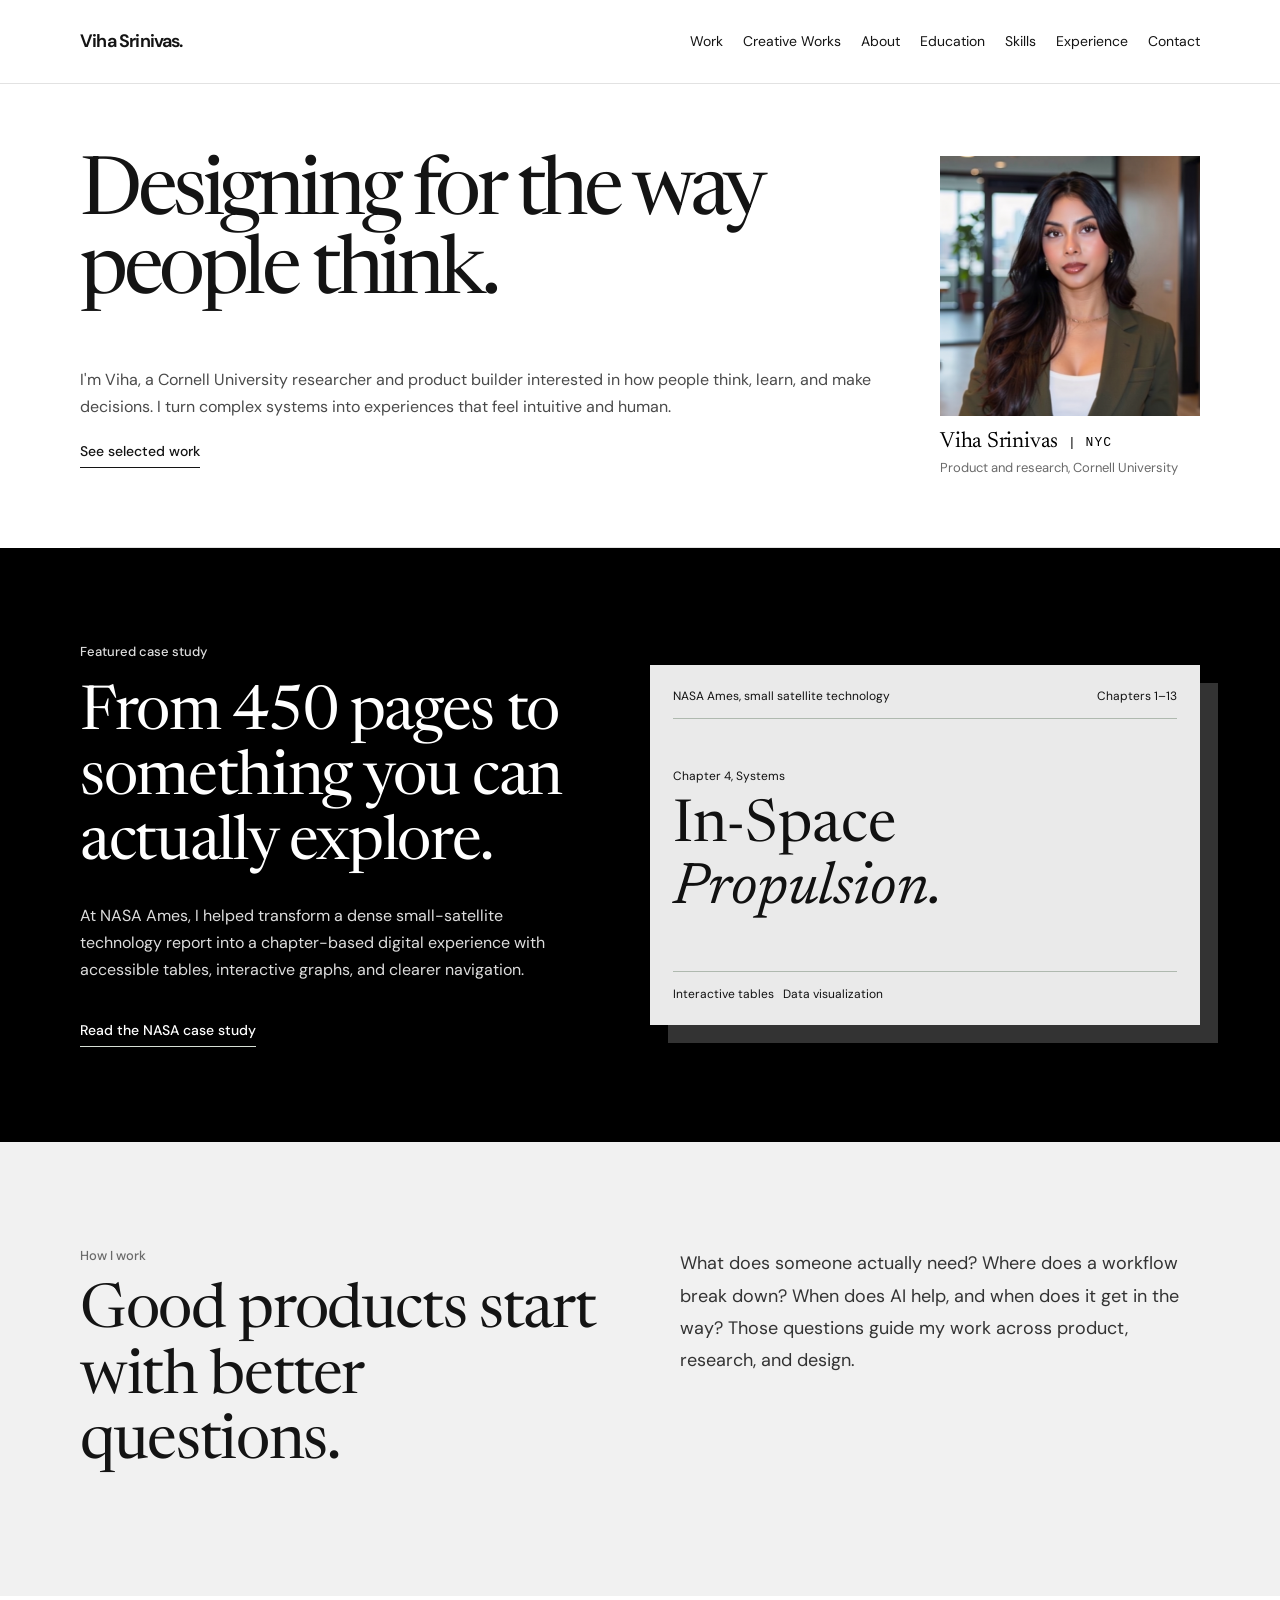
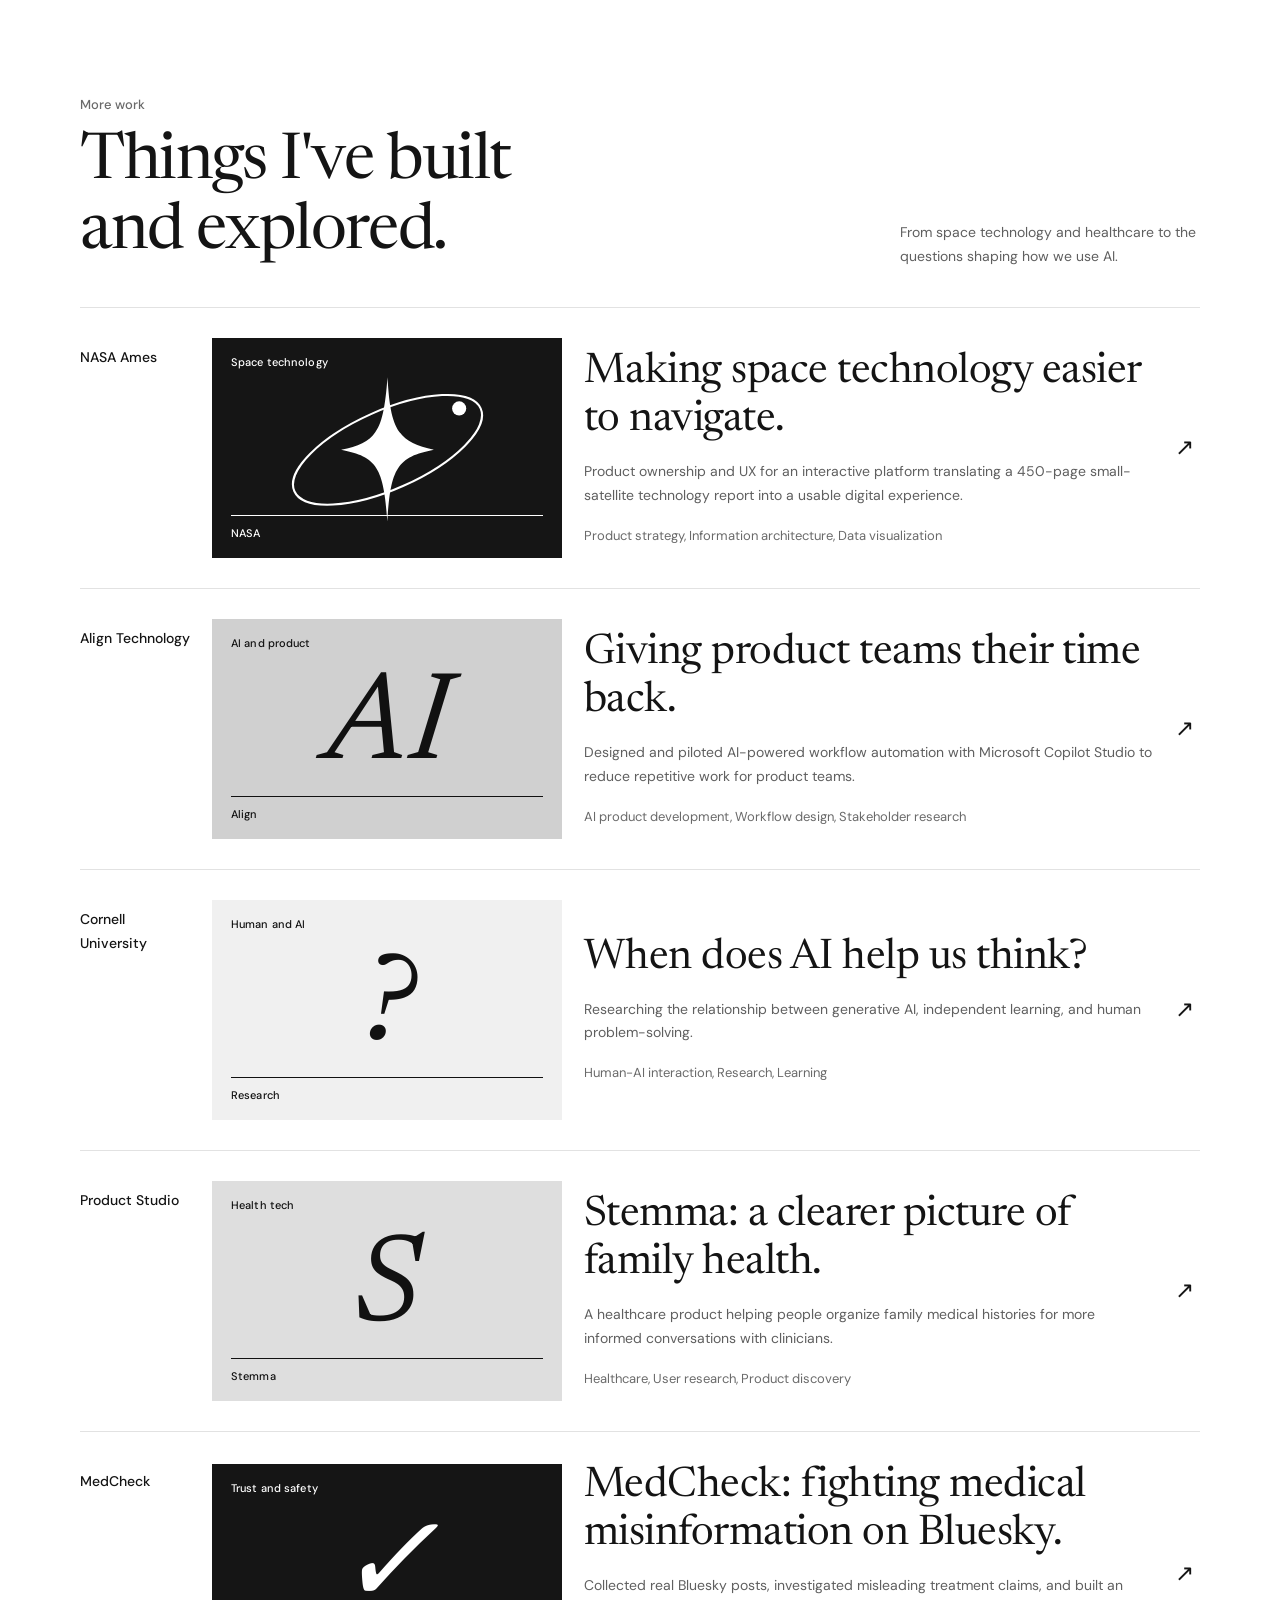
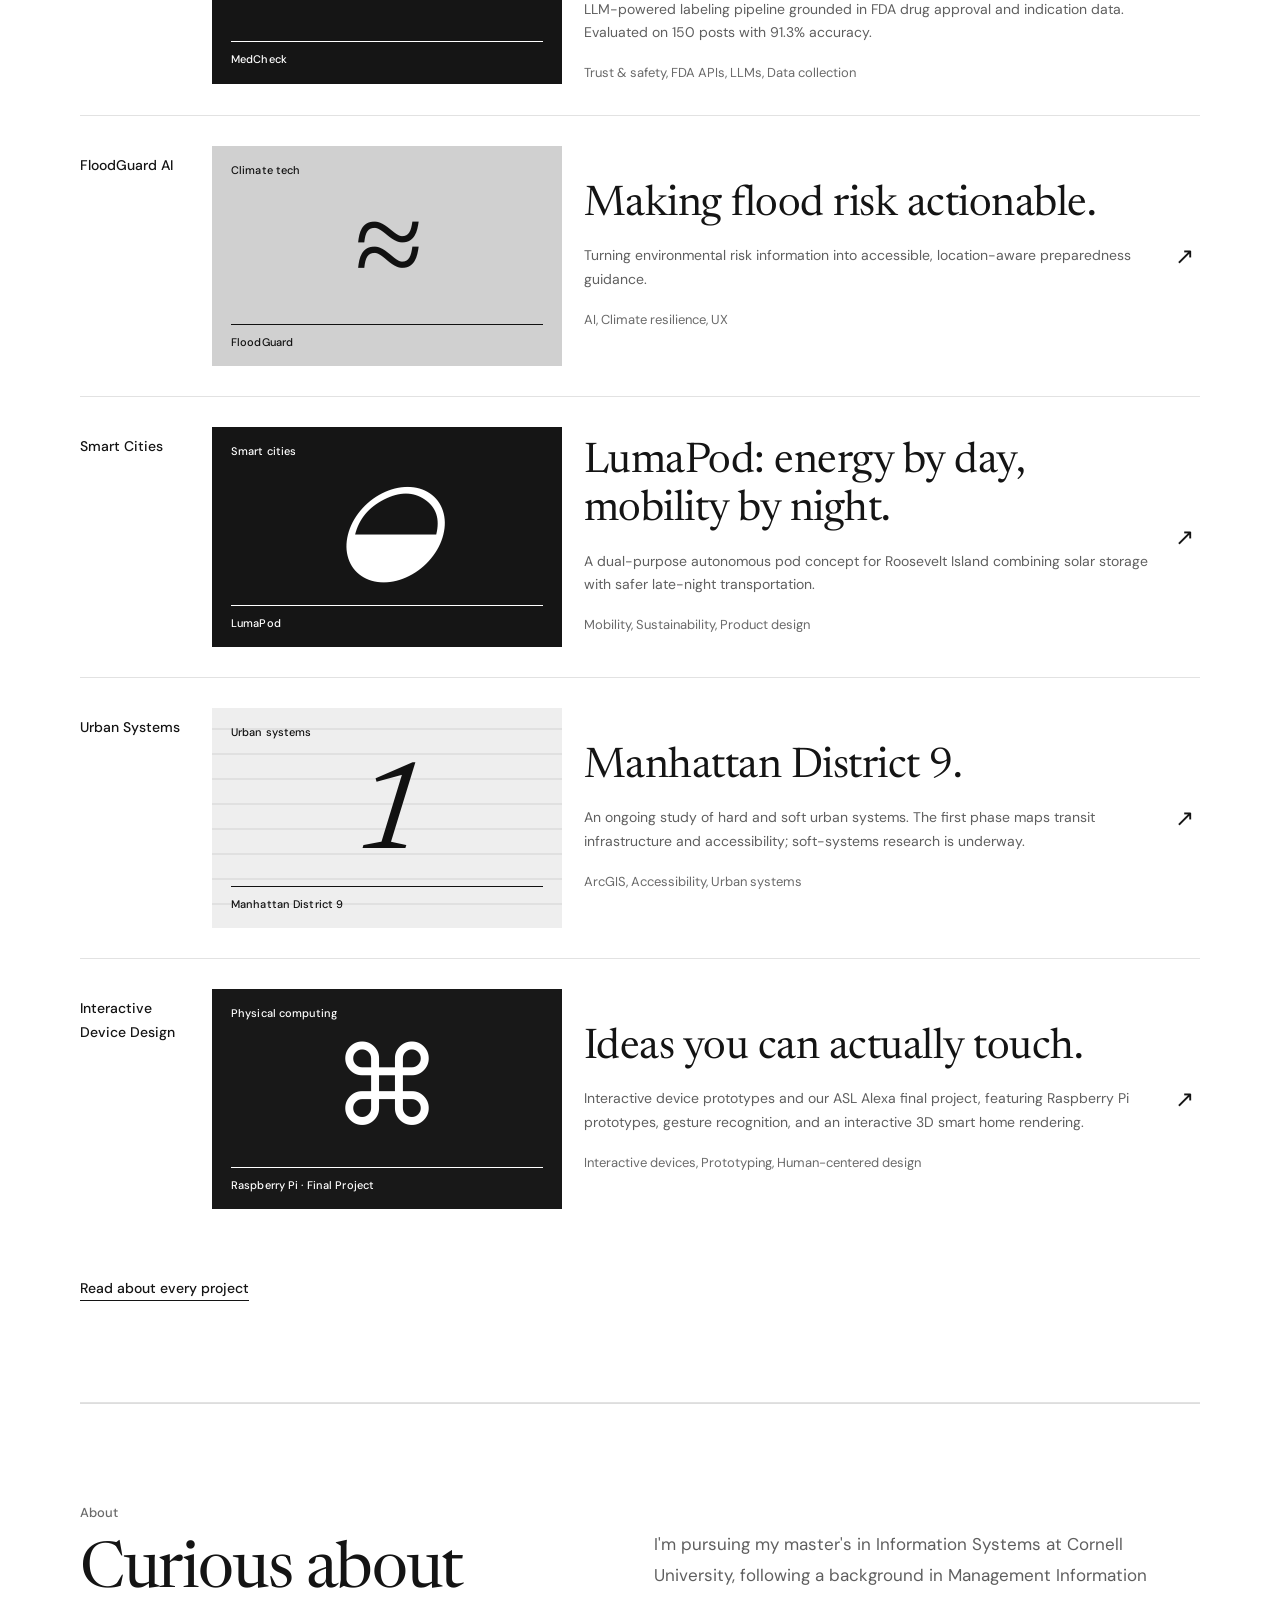
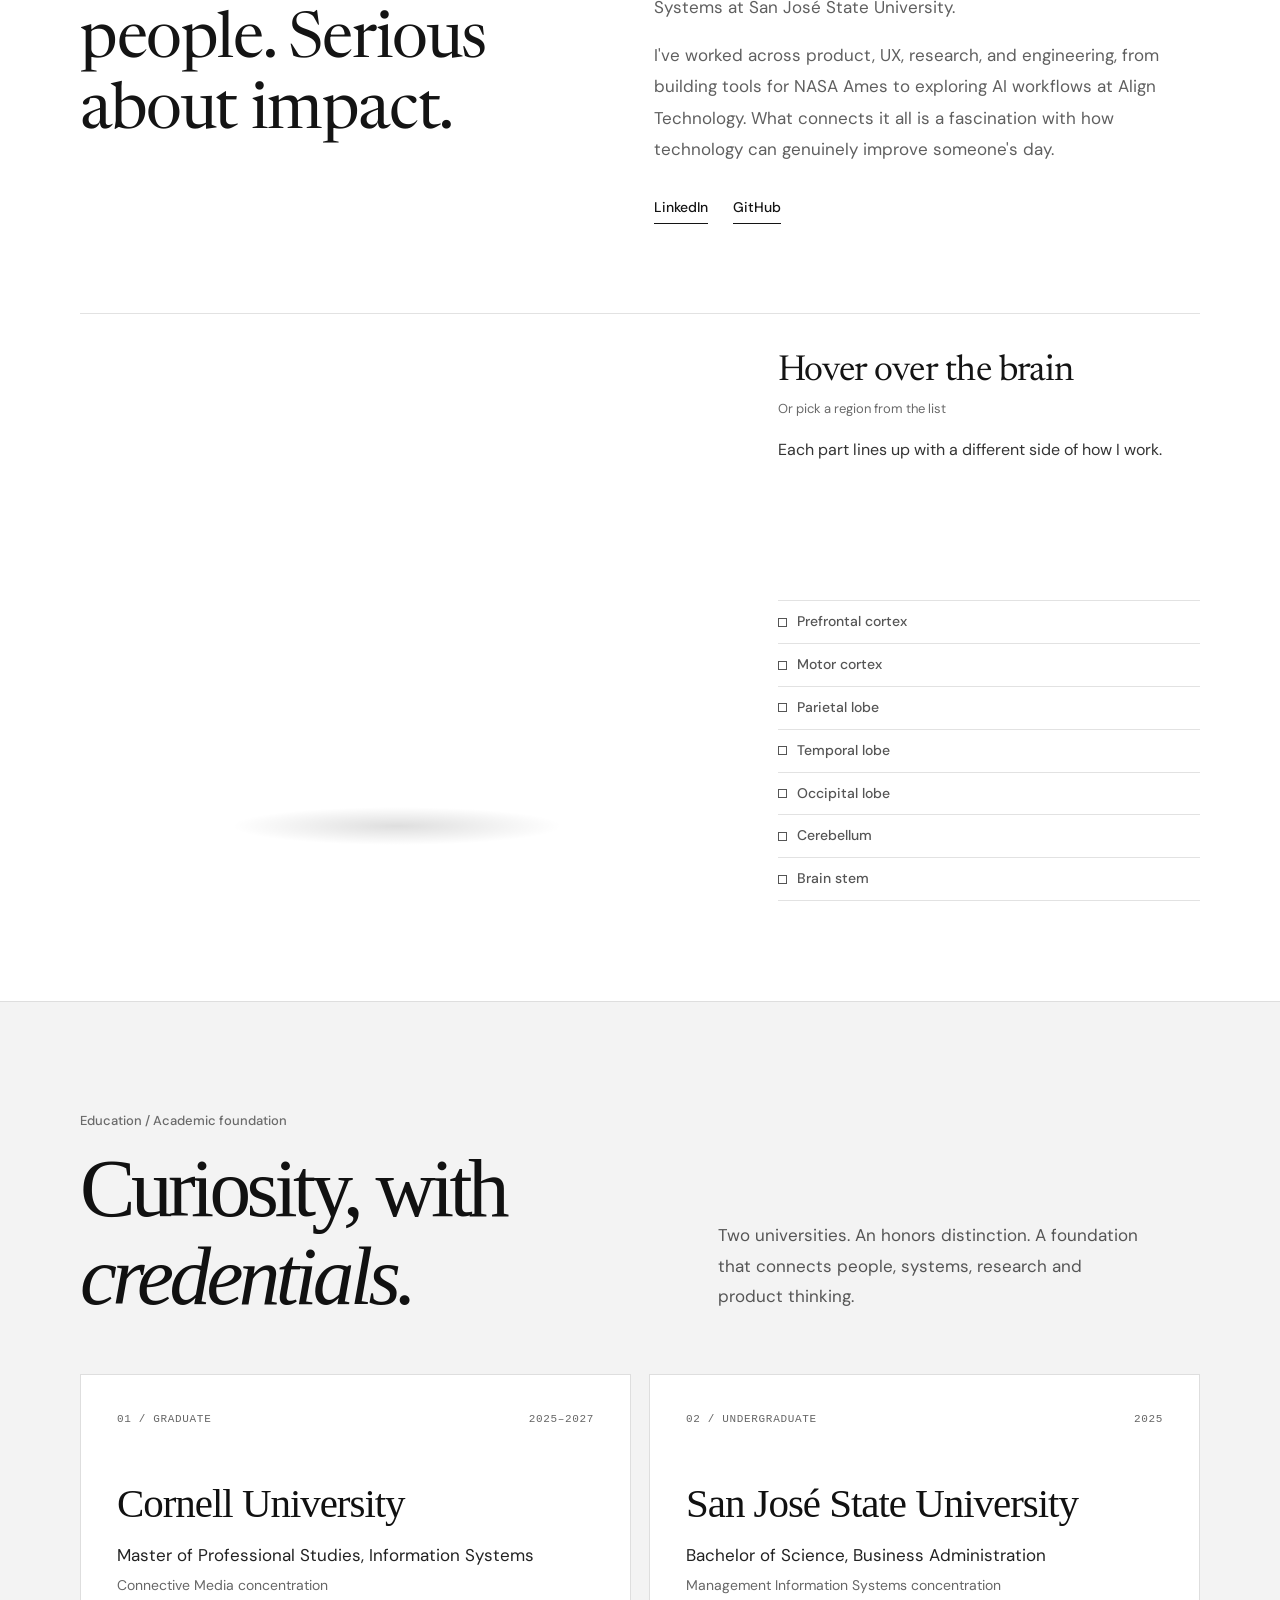
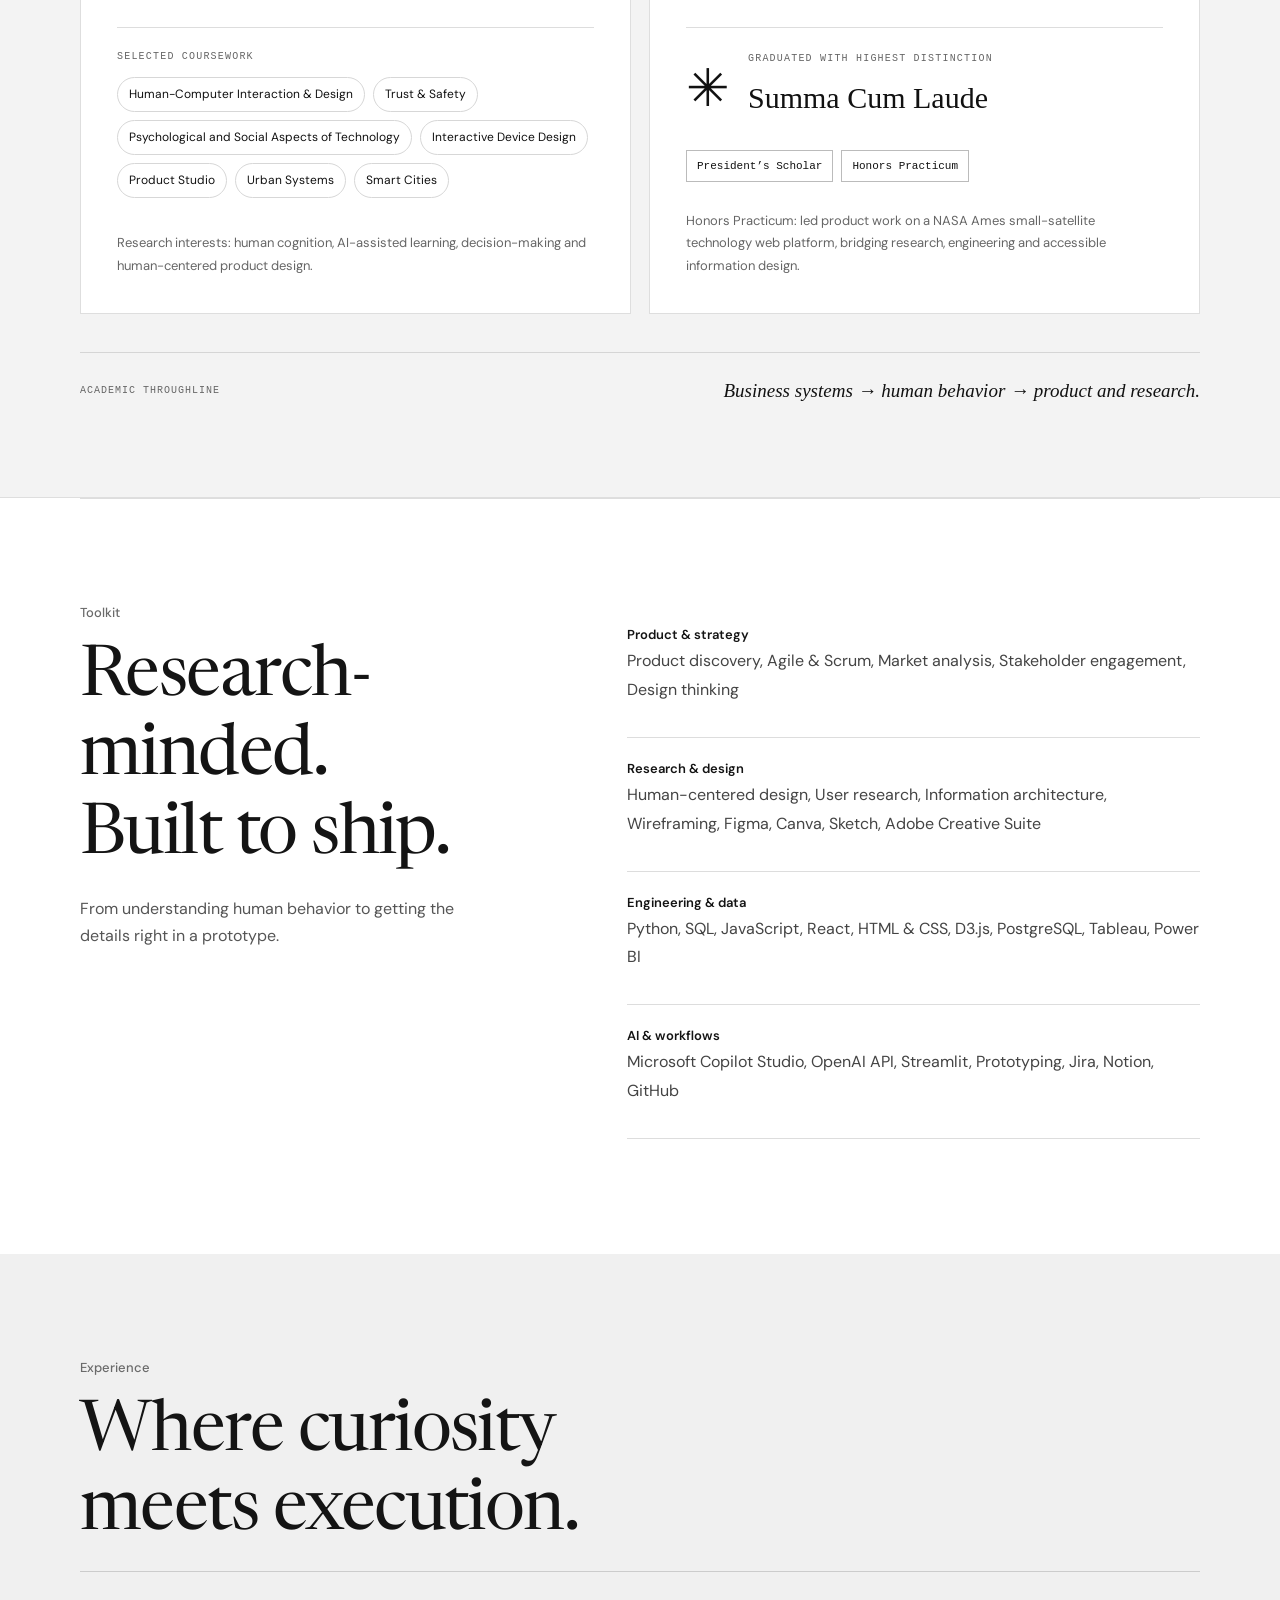
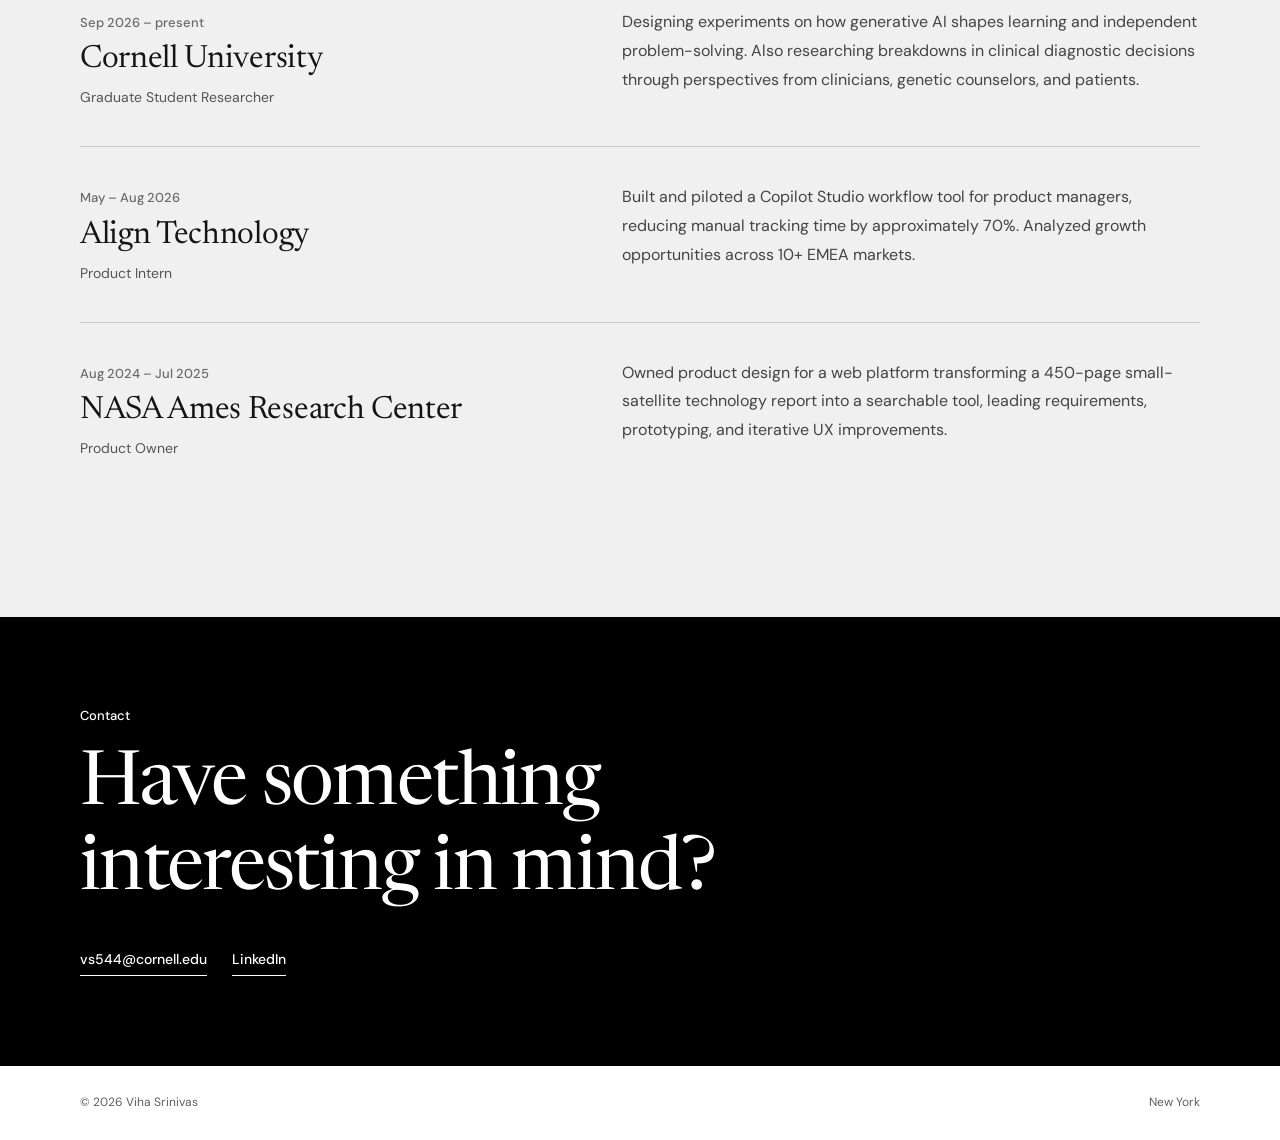
<file: index.html>
<!doctype html>
<html lang="en"><head><meta charset="utf-8"><meta name="viewport" content="width=device-width,initial-scale=1"><meta name="theme-color" content="#ffffff"><meta name="description" content="Viha Srinivas ,  product management, human-centered design, and responsible AI."><title>Viha Srinivas ,  Product, Design & AI</title><link rel="canonical" href="https://vihasrin.github.io/"><link rel="preload" href="assets/fonts/newsreader-opsz.woff2" as="font" type="font/woff2" crossorigin><script>document.documentElement.classList.add('js')</script><style>@font-face{font-family:'Newsreader';src:url('assets/fonts/newsreader-opsz.woff2') format('woff2');font-weight:200 800;font-style:normal;font-display:swap}@font-face{font-family:'Newsreader';src:url('assets/fonts/newsreader-italic.woff2') format('woff2');font-weight:200 800;font-style:italic;font-display:swap}@font-face{font-family:'DM Sans';src:url('assets/fonts/dm-sans-opsz.woff2') format('woff2');font-weight:100 1000;font-style:normal;font-display:swap}body{font-family:'DM Sans',Arial,sans-serif}h1,h2,.project h3{font-family:'Playfair Display',Georgia,serif}.tag,.number,.metric{font-family:'DM Mono',monospace}.hero{min-height:650px;display:flex;flex-direction:column;justify-content:center}.feature{background:#202a25;color:#f6f6ef;padding:95px 0}.feature .tag{color:#b2c6b2}.feature-inner{display:grid;grid-template-columns:1fr 1.1fr;gap:70px;align-items:center}.feature h2{font-size:clamp(48px,5.5vw,80px);line-height:1.08;margin:20px 0 25px}.feature p:not(.tag){color:#c9d1c9;max-width:470px;font-size:16px}.feature .arrow-link{display:inline-block;margin-top:20px;border-color:#d6dfd5}.feature-art{min-height:360px;background:#e7e9e4;color:#202a25;padding:23px;box-shadow:20px 20px 0 #3a4b3e;display:flex;flex-direction:column;justify-content:space-between}.feature-art .art-top{display:flex;justify-content:space-between;border-bottom:1px solid #afb9af;padding-bottom:14px;font:10px 'DM Mono',monospace}.feature-art .art-center{font-family:'Playfair Display',serif;font-size:clamp(40px,4.6vw,70px);line-height:1.05}.feature-art .art-bottom{border-top:1px solid #afb9af;padding-top:14px;font:11px 'DM Mono',monospace}.chapter{font-size:12px;display:block;margin-bottom:14px;font-family:'DM Mono',monospace}.section-intro{background:#eeeae3;padding:105px 0}.intro-grid{display:grid;grid-template-columns:1fr 1fr;gap:80px}.intro-grid h2{font-size:clamp(46px,6vw,82px);line-height:1.12;margin:15px 0}.intro-grid p:not(.tag){font-size:18px;color:#525850;line-height:1.8}.editorial-quote{font-family:'Playfair Display',serif;font-style:italic;font-size:clamp(28px,3vw,43px);line-height:1.4;margin-top:60px;color:#596e5b}.project:hover{background:#f1f3ee}.contact{background:#cdd7cd}@media(max-width:750px){.feature{padding:70px 0}.feature-inner,.intro-grid{grid-template-columns:1fr;gap:40px}.feature-art{min-height:300px;box-shadow:9px 9px 0 #3a4b3e}.section-intro{padding:70px 0}.editorial-quote{margin-top:20px}.hero{min-height:0}}
:root{--bg:#f8f8f5;--ink:#202421;--sub:#616963;--line:#d9ddd7;--accent:#526c58}*{box-sizing:border-box}html{scroll-behavior:smooth}body{margin:0;background:var(--bg);color:var(--ink);font:15px/1.7 -apple-system,BlinkMacSystemFont,"Segoe UI",Arial,sans-serif;-webkit-font-smoothing:antialiased}a{color:inherit;text-decoration:none}a:hover{color:var(--accent)}a:focus-visible{outline:2px solid var(--accent);outline-offset:5px}.wrap{width:min(1120px,calc(100% - 72px));margin:0 auto}header{border-bottom:1px solid var(--line)}header .wrap{display:flex;align-items:center;justify-content:space-between;min-height:83px}.brand{font-size:18px;font-weight:650;letter-spacing:-.045em}nav{display:flex;gap:34px;font-size:13px}nav a{transition:color .2s}.tag{font-size:11px;text-transform:uppercase;letter-spacing:.15em;font-weight:600;color:var(--accent)}.hero{padding:120px 0 120px;border-bottom:1px solid var(--line)}h1,h2,h3,p{margin-top:0}h1,h2{font-family:Georgia,"Times New Roman",serif;font-weight:400;letter-spacing:-.052em}h1{font-size:clamp(58px,8vw,112px);line-height:1.05;max-width:1030px;margin:25px 0 37px}h1 em{font-weight:400;color:var(--accent)}.hero-bottom{display:flex;align-items:flex-end;justify-content:space-between;gap:40px}.hero-bottom p{font-size:19px;line-height:1.65;color:var(--sub);max-width:660px;margin:0}.arrow-link{font-size:13px;white-space:nowrap;border-bottom:1px solid var(--ink);padding-bottom:6px}.arrow-link:hover{border-color:var(--accent)}.section{padding:100px 0}.section-head{display:flex;justify-content:space-between;align-items:end;gap:30px;margin-bottom:38px}.section-head h2{font-size:clamp(38px,5vw,64px);line-height:1.1;margin:14px 0 0}.section-head p{color:var(--sub);max-width:300px;font-size:14px;margin:0}.work{border-bottom:1px solid var(--line)}.project{display:grid;grid-template-columns:170px minmax(0,1fr) 35px;gap:45px;padding:36px 0 43px;border-top:1px solid var(--line);align-items:start}.project .number{color:var(--sub);font-size:12px;letter-spacing:.04em}.project h3{font-family:Georgia,"Times New Roman",serif;font-weight:400;font-size:clamp(27px,3.3vw,43px);letter-spacing:-.045em;line-height:1.18;margin:0 0 15px}.project p{max-width:670px;color:var(--sub);font-size:14px;margin:0 0 13px}.project .metric{font-size:12px;color:var(--accent);font-weight:650}.project .open{font-size:23px;transition:transform .2s}.project:hover .open{transform:translate(4px,-4px)}.about{display:grid;grid-template-columns:1fr 1.15fr;gap:100px}.about h2{font-size:clamp(42px,5vw,68px);line-height:1.1;margin:15px 0}.about-copy{padding-top:25px}.about-copy p{font-size:17px;color:var(--sub);line-height:1.85}.smalllinks{display:flex;gap:25px;flex-wrap:wrap;margin-top:30px}.contact{padding:90px 0;background:#e9ede7}.contact h2{font-size:clamp(43px,6vw,75px);line-height:1.13;max-width:780px;margin:20px 0 33px}.contact .smalllinks{margin:0}footer .wrap{padding:26px 0;display:flex;justify-content:space-between;gap:20px;color:var(--sub);font-size:12px}@media(max-width:750px){.wrap{width:calc(100% - 40px)}header .wrap{min-height:70px}nav{gap:17px;font-size:12px}.hero{padding:78px 0 75px}.hero-bottom{align-items:start;flex-direction:column;gap:25px}.hero-bottom p{font-size:17px}.section{padding:70px 0}.section-head{align-items:start;flex-direction:column}.project{grid-template-columns:48px 1fr 22px;gap:13px;padding:27px 0}.project h3{font-size:29px}.about{grid-template-columns:1fr;gap:15px}.about-copy{padding:0}.contact{padding:65px 0}footer .wrap{flex-direction:column}}@media(prefers-reduced-motion:reduce){html{scroll-behavior:auto}*{transition:none!important}}
/* NYC monochrome editorial override */:root{--bg:#fff;--ink:#111;--sub:#565656;--line:#dedede;--accent:#111}html{background:#fff}body{background:#fff!important;color:#111!important}header,footer{background:#fff!important;border-color:#dedede!important}.tag,.eyebrow,.meta,.number,.metric,.result{color:#333!important}h1 em,h2 em,.brand span{color:#111!important}a:hover{color:#555!important}.feature{background:#111!important;color:#fff!important}.feature .tag,.feature p:not(.tag){color:#ddd!important}.feature-art{background:#eaeaea!important;color:#111!important;box-shadow:18px 18px 0 #333!important}.section-intro{background:#f1f1f1!important}.intro-grid p:not(.tag),.editorial-quote{color:#333!important}.work,.about,.section{background:#fff!important}.project:hover{background:#f5f5f5!important}.contact{background:#111!important;color:#fff!important}.contact .tag,.contact .arrow-link{color:#fff!important;border-color:#fff!important}.ending{background:#fff!important}.logo span{color:#111!important}::selection{background:#111;color:#fff}@media(max-width:750px){.feature-art{box-shadow:8px 8px 0 #333!important}}/* Refined original monochrome direction */.hero{position:relative;min-height:690px;padding-top:95px;padding-bottom:75px;overflow:hidden}.hero h1{position:relative;z-index:2;max-width:850px;font-size:clamp(65px,7.5vw,112px);line-height:1.06}.hero>.tag,.hero-bottom{position:relative;z-index:2}.cognition-art{position:absolute;right:-10px;top:125px;width:min(42%,430px);z-index:1;opacity:.93}.cognition-art svg{display:block;width:100%;filter:grayscale(1)}.brain-caption{display:block;text-align:center;font:10px 'DM Mono',monospace;letter-spacing:.1em;color:#555}.hero-bottom{max-width:730px}.skills{display:grid;grid-template-columns:1fr 1.2fr;gap:70px;border-top:1px solid #ddd;padding-top:105px;padding-bottom:115px}.skills h2,.experience-band h2{font-family:'Playfair Display',Georgia,serif;font-size:clamp(48px,5.5vw,78px);line-height:1.12;font-weight:400;margin:18px 0}.skills h2 em,.experience-band h2 em{font-weight:400}.skills-intro{max-width:380px;color:#555}.skills-list>div{border-bottom:1px solid #ddd;padding:16px 0}.skills-list p{font-size:16px;color:#444;line-height:1.8}.experience-band{background:#f0f0f0;padding:105px 0 120px}.experience-band .tag{color:#555}.experience-item{display:grid;grid-template-columns:1fr 1.2fr;gap:60px;padding:36px 0;border-top:1px solid #ccc}.experience-item h3{font:32px 'Playfair Display',Georgia,serif;margin:8px 0}.experience-item p{color:#444;font-size:16px;line-height:1.8;margin:0}.experience-item .role{font-size:14px;color:#555}.about{border-top:1px solid #ddd}.brand span{color:#111!important}nav{flex-wrap:wrap;gap:20px}@media(max-width:780px){.cognition-art{opacity:.17;width:68%;top:135px;right:-90px}.hero h1{font-size:clamp(55px,10vw,85px)}.skills,.experience-item{grid-template-columns:1fr;gap:12px}.skills{padding-top:70px}.experience-band{padding:75px 0}.brain-caption{display:none}}.about{position:relative}.portrait-wrap{grid-column:1/-1;margin-bottom:30px}.portrait{display:block;width:210px;height:210px;object-fit:cover;object-position:50% 32%;border-radius:50%;filter:grayscale(1);border:1px solid #ddd}@media(max-width:780px){.portrait{width:155px;height:155px}}.hero-portrait{position:absolute;right:2%;top:125px;width:225px;height:270px;overflow:hidden;border-radius:120px 120px 8px 8px;z-index:1;background:#eee}.hero-portrait img{width:100%;height:100%;object-fit:cover;object-position:50% 32%;filter:none!important}.hero h1{max-width:820px}.hero-bottom{max-width:680px}@media(max-width:780px){.hero-portrait{position:relative;top:auto;right:auto;width:150px;height:180px;margin:18px 0 24px}.hero{padding-top:65px}.hero h1{font-size:clamp(53px,9vw,80px)}} /* Restored bespoke project thumbnails in the original editorial layout */.work .project{display:grid!important;grid-template-columns:110px minmax(230px,350px) minmax(0,1fr) 25px!important;align-items:center;gap:22px;padding:30px 0}.work .project .number{align-self:start;padding-top:8px}.project-cover{height:220px;min-width:0;display:flex;flex-direction:column;justify-content:space-between;padding:17px 19px;background:#e9e9e9;color:#111;overflow:hidden;position:relative;transition:transform .2s}.project:hover .project-cover{transform:scale(1.015)}.cover-top,.cover-bottom{font:10px 'DM Mono',monospace;letter-spacing:.08em;position:relative;z-index:2}.cover-bottom{border-top:1px solid currentColor;padding-top:10px}.cover-emblem{position:absolute;inset:0;display:flex;align-items:center;justify-content:center;font:italic 125px/1 'Playfair Display',Georgia,serif}.cover-emblem svg{width:74%;height:78%;display:block}.cover-nasa,.cover-medcheck,.cover-smart-cities{background:#151515;color:#fff}.cover-align,.cover-floodguard{background:#d0d0d0}.cover-research{background:#f0f0f0}.cover-clinical{background:#dedede}.cover-urban-systems{background:repeating-linear-gradient(0deg,#eee,#eee 23px,#d2d2d2 24px,#eee 25px)}@media(max-width:950px){.work .project{grid-template-columns:95px minmax(180px,250px) minmax(0,1fr) 20px!important;gap:16px}.project-cover{height:180px}.cover-emblem{font-size:95px}}@media(max-width:650px){.work .project{grid-template-columns:minmax(0,1fr) 24px!important;gap:12px}.work .project .number{grid-column:1/-1}.project-cover{grid-column:1/-1;height:235px}.work .project>div:not(.project-cover){grid-column:1}.work .project>.open{grid-column:2}.cover-emblem{font-size:135px}}.hero-portrait{width:225px;height:225px;top:125px;right:2%;border-radius:0}.hero-portrait img{object-position:50% 25%}@media(max-width:780px){.hero-portrait{width:150px;height:150px;top:auto;right:auto}}/* Type, hero figure and brain. Appended last on purpose so it wins over the layers above. */
:root{--serif:'Newsreader',Georgia,serif;--sans:'DM Sans',-apple-system,BlinkMacSystemFont,'Segoe UI',Arial,sans-serif;--ink:#000;--sub:#5f5f5f;--line:#e2e2e2}
body{font-family:var(--sans);font-size:16px;color:#141414!important;font-optical-sizing:auto}
h1,h2,h3,.project h3,.skills h2,.experience-band h2,.experience-item h3,.feature-art .art-center,.cover-emblem,.brain-name,.hero-name{font-family:var(--serif);font-optical-sizing:auto}
h1,h2{font-weight:400;letter-spacing:-.022em}
.project h3{letter-spacing:-.012em;line-height:1.15}
.experience-item h3{letter-spacing:-.01em}
header,footer{border-color:var(--line)!important}
nav{font-size:14px}
::selection{background:#000;color:#fff}
.feature,.contact{background:#000!important}
.feature h2{font-size:clamp(42px,4.8vw,68px);line-height:1.06}
.intro-grid h2{font-size:clamp(40px,4.8vw,68px);line-height:1.06}
.tag{font-family:var(--sans)!important;font-size:13px!important;line-height:1.4;text-transform:none!important;letter-spacing:0!important;font-weight:500!important;color:#6a6a6a!important}
.skills-list .tag{color:#141414!important;font-weight:600!important}
.experience-item .tag{font-variant-numeric:tabular-nums}
.arrow-link{font-size:14px;font-weight:500;border-bottom:1px solid currentColor;padding-bottom:3px}
.work .project .number{font-family:var(--sans);font-size:14px;font-weight:500;letter-spacing:0;color:#141414!important}
.project .metric{font-family:var(--sans);font-size:13px;font-weight:400;color:#6a6a6a!important}
.cover-top,.cover-bottom{font:500 11px/1.3 var(--sans);letter-spacing:.01em}
.feature-art .art-top,.feature-art .art-bottom,.chapter{font-family:var(--sans);font-size:12px;letter-spacing:0}

/* Hero: the photo hangs from the same top line as the headline, name underneath */
.hero{display:grid;grid-template-columns:minmax(0,1fr) clamp(190px,17vw,240px);column-gap:clamp(40px,7vw,112px);align-items:start;min-height:0;padding-top:clamp(64px,8vw,120px);padding-bottom:clamp(64px,7vw,104px);overflow:visible}
.hero-text{min-width:0}
.hero h1{font-size:clamp(46px,6.3vw,92px);line-height:1;letter-spacing:-.025em;max-width:none;margin:0 0 clamp(32px,4.5vw,56px);text-wrap:balance}
.hero-bottom{max-width:none;display:flex;align-items:flex-end;justify-content:space-between;gap:40px}
.hero-bottom p{font-size:18px;max-width:34em;color:#4a4a4a}
.hero-figure{margin:0;padding-top:clamp(0px,.25vw,4px)}
.hero-photo{aspect-ratio:1/1;overflow:hidden;background:#eee}
.hero-photo img{display:block;width:100%;height:100%;object-fit:cover;object-position:50% 20%}
.hero-figure figcaption{display:flex;flex-direction:column;gap:2px;margin-top:14px}
.hero-name{font-size:22px;line-height:1.15;letter-spacing:-.01em;color:#000}
.hero-role{font-size:13px;color:#6a6a6a}
@media(max-width:780px){.hero{grid-template-columns:1fr;padding-top:40px;padding-bottom:56px}.hero-figure{grid-row:1;width:min(176px,48vw);margin-bottom:36px;padding:0}.hero h1{font-size:clamp(42px,11.5vw,64px)}.hero-bottom{flex-direction:column;align-items:flex-start;gap:24px}.hero-bottom p{font-size:17px}}

/* Brain in About */
.about{row-gap:0}
.brain{grid-column:1/-1;position:relative;display:grid;grid-template-columns:minmax(0,1.5fr) minmax(250px,1fr);column-gap:clamp(32px,5vw,80px);align-items:center;margin-top:clamp(56px,7vw,96px);padding-top:clamp(24px,3vw,40px);border-top:1px solid var(--line)}
.brain-stage{position:relative;aspect-ratio:4/3;min-width:0;isolation:isolate}
.brain-stage::after{content:"";position:absolute;left:24%;right:24%;bottom:4%;height:8%;background:radial-gradient(closest-side,rgba(0,0,0,.13),rgba(0,0,0,0));pointer-events:none;z-index:-1}
.brain-canvas{display:block;width:100%;height:100%;cursor:grab;touch-action:pan-y;opacity:0;transition:opacity .7s ease}
.brain-ready .brain-canvas{opacity:1}
.brain-side{min-width:0}
.brain-panel{min-height:13.5em}
.brain-name{font-size:clamp(28px,2.8vw,38px);line-height:1.1;letter-spacing:-.015em;font-weight:400;margin:0 0 6px}
.brain-role{font-size:13px;color:#6a6a6a;margin:0 0 16px}
.brain-detail{font-size:16px;line-height:1.7;color:#333;margin:0;max-width:40ch}
.brain-panel.is-swap>*{animation:brainSwap .3s ease both}
@keyframes brainSwap{from{opacity:0;transform:translateY(5px)}to{opacity:1;transform:none}}
.brain-regions{list-style:none;margin:32px 0 0;padding:0;border-top:1px solid var(--line)}
.brain-regions li{border-bottom:1px solid var(--line)}
.brain-regions button{appearance:none;background:none;border:0;margin:0;padding:9px 0;width:100%;display:block;text-align:left;font:inherit;color:#555;cursor:pointer}
.r-name{display:flex;align-items:center;gap:10px;font-size:14px;font-weight:500}
.r-name::before{content:"";width:7px;height:7px;flex:none;border:1px solid currentColor;transition:background .15s}
.brain-regions button:hover,.brain-regions button.is-on{color:#000}
.brain-regions button.is-on .r-name::before,.brain-regions button[aria-pressed="true"] .r-name::before{background:#000}
.brain-regions button:focus-visible{outline:2px solid #000;outline-offset:3px}
.r-role{font-size:13px;color:#6a6a6a;margin-top:2px}
.r-detail{font-size:15px;line-height:1.65;color:#333;margin-top:6px;max-width:62ch}
.js .r-role,.js .r-detail{display:none}
.brain-leader{position:absolute;inset:0;width:100%;height:100%;pointer-events:none;overflow:visible;opacity:0;transition:opacity .2s}
.brain-leader.is-on{opacity:1}
.brain-leader path{fill:none;stroke:#000;stroke-width:1}
.brain-leader circle{fill:#fff;stroke:#000;stroke-width:1.5}
html:not(.js) .brain,.brain.brain-fallback{grid-template-columns:1fr}
html:not(.js) .brain-stage,html:not(.js) .brain-panel,html:not(.js) .brain-leader,.brain-fallback .brain-stage,.brain-fallback .brain-panel,.brain-fallback .brain-leader{display:none}
html:not(.js) .r-role,html:not(.js) .r-detail,.brain-fallback .r-role,.brain-fallback .r-detail{display:block}
html:not(.js) .brain-regions button,.brain-fallback .brain-regions button{padding:16px 0;cursor:default;color:#000}
html:not(.js) .r-name::before,.brain-fallback .r-name::before{display:none}
@media(max-width:859px){.brain{grid-template-columns:1fr;row-gap:24px}.brain-stage{aspect-ratio:8/7}.brain-panel{min-height:0}}
@media(max-width:620px){header .wrap{flex-wrap:wrap;row-gap:4px;padding:14px 0}.brand{white-space:nowrap}nav{gap:16px;font-size:13px}}
@media(prefers-reduced-motion:reduce){.brain-panel.is-swap>*{animation:none}.brain-canvas{transition:none}}
/* Editorial education feature */.education-section{background:#f3f3f3;color:#111;padding:110px 0 90px;border-top:1px solid #dedede;border-bottom:1px solid #dedede}.education-heading{display:grid;grid-template-columns:1.2fr 1fr;column-gap:60px;align-items:end;margin-bottom:54px}.education-heading>.tag{grid-column:1/-1;margin-bottom:15px}.education-heading h2{font-family:'Playfair Display',Georgia,serif;font-weight:400;font-size:clamp(55px,6.5vw,96px);letter-spacing:-.055em;line-height:1.05;margin:0}.education-heading h2 em{font-weight:400}.education-heading>p:last-child{max-width:430px;color:#555;line-height:1.8;font-size:17px;margin:0 0 8px}.education-grid{display:grid;grid-template-columns:1fr 1fr;gap:18px}.education-card{background:#fff;border:1px solid #dedede;padding:38px 36px 36px;min-width:0;display:flex;flex-direction:column;min-height:515px}.edu-top{display:flex;justify-content:space-between;gap:12px;color:#666;font:11px 'DM Mono',monospace;letter-spacing:.06em;margin-bottom:55px}.education-card h3{font-family:'Playfair Display',Georgia,serif;font-weight:400;font-size:clamp(34px,3.2vw,49px);line-height:1.15;letter-spacing:-.025em;margin:0 0 16px}.edu-degree{font-size:17px;line-height:1.5;color:#222;margin:0 0 5px}.edu-focus{font-size:14px;color:#666;margin:0}.edu-rule{height:1px;background:#ddd;margin:30px 0 23px}.edu-label{font:10px 'DM Mono',monospace;letter-spacing:.12em;text-transform:uppercase;color:#666;margin:0 0 15px}.edu-courses{display:flex;flex-wrap:wrap;gap:8px}.edu-courses span{border:1px solid #d7d7d7;padding:9px 11px;border-radius:99px;font-size:12px;line-height:1.25}.edu-footnote{font-size:13px;color:#666;line-height:1.7;margin:auto 0 0;padding-top:28px}.edu-honors{border-top:1px solid #ddd;margin-top:30px;padding-top:25px}.edu-honor-primary{display:flex;gap:18px;align-items:center;margin-bottom:27px}.edu-honor-star{font-size:52px;line-height:1}.edu-honor-primary .edu-label{display:block;margin-bottom:8px}.edu-honor-primary strong{font-family:'Playfair Display',Georgia,serif;font-size:30px;font-weight:400}.edu-honor-row{display:flex;flex-wrap:wrap;gap:8px}.edu-honor-row span{font:11px 'DM Mono',monospace;border:1px solid #bbb;padding:9px 10px}.edu-signoff{display:flex;justify-content:space-between;gap:20px;align-items:center;border-top:1px solid #d5d5d5;margin-top:38px;padding-top:22px}.edu-signoff span{font:10px 'DM Mono',monospace;letter-spacing:.1em;color:#666}.edu-signoff p{font-family:'Playfair Display',Georgia,serif;font-style:italic;font-size:19px;margin:0}@media(max-width:760px){.education-section{padding:75px 0}.education-heading,.education-grid{grid-template-columns:1fr}.education-heading>p:last-child{margin-top:24px}.education-card{min-height:0;padding:28px 24px}.edu-top{margin-bottom:35px}.edu-signoff{align-items:flex-start;flex-direction:column}}.cover-labs{background:#181818;color:#fff}.cover-labs .cover-emblem{font-style:normal;font-size:110px}@media(max-width:650px){.cover-labs .cover-emblem{font-size:130px}}.hero-text{position:relative}.nyc-lineart{width:min(74%,850px);margin:-10px 0 18px auto;pointer-events:none}.nyc-lineart svg{display:block;width:100%;height:auto}.hero h1{position:relative;z-index:1}.hero-city{font:400 13px 'DM Mono',monospace;letter-spacing:.08em;white-space:nowrap;vertical-align:middle;margin-left:5px}.hero-figure{position:relative;z-index:2}@media(min-width:900px){.hero{grid-template-columns:minmax(0,1fr) clamp(230px,21vw,300px);column-gap:clamp(30px,4vw,70px)}.hero h1{font-size:clamp(64px,6.4vw,104px);margin-bottom:0}.nyc-lineart{margin-top:-16px;margin-bottom:10px}.hero-bottom{margin-top:-8px}}@media(max-width:899px){.nyc-lineart{width:90%;margin:8px 0 20px auto}}.hero.wrap{position:relative;grid-template-columns:minmax(0,1fr) clamp(240px,22vw,300px);column-gap:clamp(30px,4vw,70px);align-items:start;padding-top:70px;padding-bottom:75px;min-height:520px}.hero-text{position:relative;z-index:2}.hero h1{font-size:clamp(65px,6.5vw,105px);line-height:.98;letter-spacing:-.055em;max-width:1000px;margin:0;text-wrap:initial}.hero-bottom{margin-top:135px;align-items:flex-end;position:relative;z-index:2}.hero-bottom p{max-width:680px}.hero-figure{z-index:3;position:relative;padding-top:0}.nyc-reference-art{position:absolute;top:65px;left:43%;width:43%;height:auto;z-index:1;pointer-events:none}.hero-name{white-space:nowrap}@media(max-width:900px){.hero.wrap{grid-template-columns:minmax(0,1fr) 210px;gap:20px;min-height:0}.hero h1{font-size:clamp(48px,7vw,75px)}.hero-bottom{margin-top:95px}.nyc-reference-art{top:130px;left:39%;width:48%}}@media(max-width:650px){.hero.wrap{display:flex;flex-direction:column;padding-top:35px;gap:22px}.hero-text{order:1}.hero h1{font-size:clamp(46px,11vw,70px)}.nyc-reference-art{order:2;position:relative;left:auto;top:auto;width:100%;max-height:230px;object-fit:contain;margin:-15px 0}.hero-figure{order:3;width:min(260px,65vw);margin:0}.hero-bottom{margin-top:22px;display:flex;flex-direction:column;align-items:flex-start;gap:18px}}.hero-bottom{display:flex!important;flex-direction:column!important;align-items:flex-start!important;justify-content:flex-start!important;gap:16px!important}.hero-bottom .arrow-link{align-self:flex-start!important;margin:0!important}@media(min-width:900px){.hero .nyc-reference-art{top:205px!important;left:29%!important;width:47%!important}}@media(min-width:900px){.hero .nyc-reference-art{top:150px!important;left:29%!important;width:47%!important}.hero .hero-bottom{margin-top:92px!important}}@media(min-width:900px){.hero .hero-bottom{margin-top:225px!important}.hero{padding-bottom:100px!important}}/* Hero layout reset: skyline occupies its own row, never overlays content */.hero.wrap{display:grid!important;grid-template-columns:minmax(0,1fr) clamp(240px,24vw,340px)!important;column-gap:clamp(28px,4vw,68px)!important;align-items:start!important;min-height:0!important;padding-top:70px!important;padding-bottom:80px!important;overflow:visible!important}.hero-text{min-width:0!important;position:relative!important;z-index:auto!important}.hero h1{font-size:clamp(58px,6.2vw,104px)!important;line-height:.99!important;margin:0!important;letter-spacing:-.055em!important;max-width:none!important}.hero .nyc-reference-art{display:block!important;position:relative!important;inset:auto!important;top:auto!important;left:auto!important;right:auto!important;bottom:auto!important;width:82%!important;max-width:820px!important;height:auto!important;max-height:none!important;object-fit:contain!important;margin:0 0 22px auto!important;transform:none!important;z-index:auto!important}.hero .hero-bottom{position:relative!important;display:flex!important;flex-direction:column!important;align-items:flex-start!important;gap:18px!important;margin:0!important;z-index:auto!important}.hero .hero-bottom p{margin:0!important;max-width:680px!important}.hero .hero-figure{position:relative!important;z-index:1!important;margin:0!important;padding:0!important}.hero .hero-name{white-space:normal!important}@media(max-width:780px){.hero.wrap{display:flex!important;flex-direction:column!important;gap:28px!important;padding-top:38px!important}.hero-text{order:1!important}.hero .nyc-reference-art{width:95%!important;margin:15px 0 22px auto!important}.hero .hero-figure{order:2!important;width:min(280px,75vw)!important}.hero h1{font-size:clamp(45px,10vw,70px)!important}}/* Final hero illustration refinement */@media(min-width:781px){.hero .nyc-reference-art{width:64%!important;max-width:640px!important;margin:2px 3% 24px auto!important;clip-path:inset(0 3% 0 0)!important}.hero .hero-bottom{margin-top:0!important}.hero.wrap{padding-bottom:75px!important}}@media(max-width:780px){.hero .nyc-reference-art{clip-path:inset(0 3% 0 0)!important}}/* Reference-inspired compact editorial hero; art floats in the empty space, not over copy */@media(min-width:1000px){.hero.wrap{position:relative!important;display:grid!important;grid-template-columns:minmax(0,1fr) clamp(260px,23%,360px)!important;column-gap:clamp(32px,5vw,90px)!important;align-items:start!important;padding-top:72px!important;padding-bottom:68px!important;min-height:0!important}.hero-text{position:static!important}.hero h1{font-size:clamp(62px,6.3vw,106px)!important;line-height:.98!important;letter-spacing:-.055em!important;max-width:1050px!important;position:relative!important;z-index:2!important}.hero .nyc-reference-art{position:absolute!important;top:105px!important;left:38%!important;width:49%!important;max-width:none!important;height:auto!important;max-height:none!important;object-fit:contain!important;margin:0!important;clip-path:inset(0 2.8% 0 0)!important;z-index:1!important;pointer-events:none!important}.hero .hero-bottom{margin-top:130px!important;position:relative!important;z-index:3!important;display:flex!important;flex-direction:column!important;align-items:flex-start!important;gap:20px!important}.hero .hero-bottom p{max-width:850px!important;font-size:clamp(16px,1.25vw,20px)!important;line-height:1.7!important}.hero .hero-figure{position:relative!important;z-index:4!important;width:100%!important}.hero .hero-photo{aspect-ratio:1/1!important}.hero .hero-name{white-space:nowrap!important}}@media(min-width:781px) and (max-width:999px){.hero .nyc-reference-art{width:72%!important;margin:20px 0 20px auto!important;clip-path:inset(0 3% 0 0)!important}}@media(min-width:1000px){.hero .nyc-reference-art{top:130px!important;left:34%!important}}/* Skyline removed: clean hero layout */.hero .nyc-reference-art,.hero .nyc-lineart{display:none!important}@media(min-width:1000px){.hero .hero-bottom{margin-top:52px!important}}</style></head><body><header><div class="wrap"><a class="brand" href="/">Viha Srinivas<span style="color:#758a77">.</span></a><nav aria-label="Primary"><a href="#work">Work</a><a href="creative.html">Creative Works</a><a href="#about">About</a><a href="#education">Education</a><a href="#skills">Skills</a><a href="#experience">Experience</a><a href="#contact">Contact</a></nav></div></header><main><section class="hero wrap"><div class="hero-text"><h1>Designing for the way people think.</h1><div class="hero-bottom"><p>I'm Viha, a Cornell University researcher and product builder interested in how people think, learn, and make decisions. I turn complex systems into experiences that feel intuitive and human.</p><a class="arrow-link" href="#work">See selected work</a></div></div><figure class="hero-figure"><div class="hero-photo"><img width="1100" height="1220" fetchpriority="high" src="newheadshot.jpeg" onerror="this.onerror=null;this.src=this.dataset.fallback" data-fallback="[data-uri]" alt="Viha Srinivas" /></div><figcaption><span class="hero-name">Viha Srinivas <span class="hero-city">| NYC</span></span><span class="hero-role">Product and research, Cornell University</span></figcaption></figure></section><section class="feature" id="featured"><div class="wrap feature-inner"><div><p class="tag">Featured case study</p><h2>From 450 pages to something you can actually explore.</h2><p>At NASA Ames, I helped transform a dense small-satellite technology report into a chapter-based digital experience with accessible tables, interactive graphs, and clearer navigation.</p><a class="arrow-link" href="work.html#nasa">Read the NASA case study</a></div><a class="feature-art" href="work.html#nasa"><div class="art-top"><span>NASA Ames, small satellite technology</span><span>Chapters 1–13</span></div><div class="art-center"><span class="chapter">Chapter 4, Systems</span>In-Space<br><em>Propulsion.</em></div><div class="art-bottom">Interactive tables&nbsp;&nbsp;&nbsp;Data visualization</div></a></div></section><section class="section-intro"><div class="wrap intro-grid"><div><p class="tag">How I work</p><h2>Good products start with better questions.</h2></div><div><p>What does someone actually need? Where does a workflow break down? When does AI help, and when does it get in the way? Those questions guide my work across product, research, and design.</p></div></div></section><section class="section work wrap" id="work"><div class="section-head"><div><p class="tag">More work</p><h2>Things I've built<br>and explored.</h2></div><p>From space technology and healthcare to the questions shaping how we use AI.</p></div>
<a class="project" href="work.html#nasa"><span class="number">NASA Ames</span><div class="project-cover cover-nasa" aria-hidden="true"><span class="cover-top">Space technology</span><span class="cover-emblem"><svg viewBox="0 0 240 170" aria-hidden="true"><ellipse cx="120" cy="87" rx="101" ry="39" transform="rotate(-24 120 87)" fill="none" stroke="currentColor" stroke-width="2"/><circle cx="191" cy="46" r="7" fill="currentColor"/><path d="M120 15 C123 67 130 79 166 87 C130 94 123 105 120 158 C116 105 110 94 74 87 C110 80 116 67 120 15Z" fill="currentColor"/></svg></span><span class="cover-bottom">NASA</span></div><div><h3>Making space technology easier to navigate.</h3><p>Product ownership and UX for an interactive platform translating a 450-page small-satellite technology report into a usable digital experience.</p><span class="metric">Product strategy, Information architecture, Data visualization</span></div><span class="open">↗</span></a>
<a class="project" href="work.html#align"><span class="number">Align Technology</span><div class="project-cover cover-align" aria-hidden="true"><span class="cover-top">AI and product</span><span class="cover-emblem">AI</span><span class="cover-bottom">Align</span></div><div><h3>Giving product teams their time back.</h3><p>Designed and piloted AI-powered workflow automation with Microsoft Copilot Studio to reduce repetitive work for product teams.</p><span class="metric">AI product development, Workflow design, Stakeholder research</span></div><span class="open">↗</span></a>
<a class="project" href="work.html#research"><span class="number">Cornell University</span><div class="project-cover cover-research" aria-hidden="true"><span class="cover-top">Human and AI</span><span class="cover-emblem">?</span><span class="cover-bottom">Research</span></div><div><h3>When does AI help us think?</h3><p>Researching the relationship between generative AI, independent learning, and human problem-solving.</p><span class="metric">Human-AI interaction, Research, Learning</span></div><span class="open">↗</span></a>
<a class="project" href="work.html#clinical"><span class="number">Product Studio</span><div class="project-cover cover-clinical" aria-hidden="true"><span class="cover-top">Health tech</span><span class="cover-emblem">S</span><span class="cover-bottom">Stemma</span></div><div><h3>Stemma: a clearer picture of family health.</h3><p>A healthcare product helping people organize family medical histories for more informed conversations with clinicians.</p><span class="metric">Healthcare, User research, Product discovery</span></div><span class="open">↗</span></a>
<a class="project" href="work.html#medcheck"><span class="number">MedCheck</span><div class="project-cover cover-medcheck" aria-hidden="true"><span class="cover-top">Trust and safety</span><span class="cover-emblem">✓</span><span class="cover-bottom">MedCheck</span></div><div><h3>MedCheck: fighting medical misinformation on Bluesky.</h3><p>Collected real Bluesky posts, investigated misleading treatment claims, and built an LLM-powered labeling pipeline grounded in FDA drug approval and indication data. Evaluated on 150 posts with 91.3% accuracy.</p><span class="metric">Trust &amp; safety, FDA APIs, LLMs, Data collection</span></div><span class="open">↗</span></a>
<a class="project" href="work.html#floodguard"><span class="number">FloodGuard AI</span><div class="project-cover cover-floodguard" aria-hidden="true"><span class="cover-top">Climate tech</span><span class="cover-emblem">≈</span><span class="cover-bottom">FloodGuard</span></div><div><h3>Making flood risk actionable.</h3><p>Turning environmental risk information into accessible, location-aware preparedness guidance.</p><span class="metric">AI, Climate resilience, UX</span></div><span class="open">↗</span></a>
<a class="project" href="work.html#smart-cities"><span class="number">Smart Cities</span><div class="project-cover cover-smart-cities" aria-hidden="true"><span class="cover-top">Smart cities</span><span class="cover-emblem">◒</span><span class="cover-bottom">LumaPod</span></div><div><h3>LumaPod: energy by day, mobility by night.</h3><p>A dual-purpose autonomous pod concept for Roosevelt Island combining solar storage with safer late-night transportation.</p><span class="metric">Mobility, Sustainability, Product design</span></div><span class="open">↗</span></a><a class="project" href="work.html#urban-systems"><span class="number">Urban Systems</span><div class="project-cover cover-urban-systems" aria-hidden="true"><span class="cover-top">Urban systems</span><span class="cover-emblem">1</span><span class="cover-bottom">Manhattan District 9</span></div><div><h3>Manhattan District 9.</h3><p>An ongoing study of hard and soft urban systems. The first phase maps transit infrastructure and accessibility; soft-systems research is underway.</p><span class="metric">ArcGIS, Accessibility, Urban systems</span></div><span class="open">↗</span></a><a class="project" href="interactive-labs.html"><span class="number">Interactive Device Design</span><div class="project-cover cover-labs" aria-hidden="true"><span class="cover-top">Physical computing</span><span class="cover-emblem">⌘</span><span class="cover-bottom">Raspberry Pi · Final Project</span></div><div><h3>Ideas you can actually touch.</h3><p>Interactive device prototypes and our ASL Alexa final project, featuring Raspberry Pi prototypes, gesture recognition, and an interactive 3D smart home rendering.</p><span class="metric">Interactive devices, Prototyping, Human-centered design</span></div><span class="open">↗</span></a><div style="padding-top:35px"><a class="arrow-link" href="work.html">Read about every project</a></div></section>
<section class="section wrap about" id="about"><div><p class="tag">About</p><h2>Curious about people. Serious about impact.</h2></div><div class="about-copy"><p>I'm pursuing my master's in Information Systems at Cornell University, following a background in Management Information Systems at San José State University.</p><p>I've worked across product, UX, research, and engineering, from building tools for NASA Ames to exploring AI workflows at Align Technology. What connects it all is a fascination with how technology can genuinely improve someone's day.</p><div class="smalllinks"><a class="arrow-link" href="https://www.linkedin.com/in/vihasrinivas" target="_blank" rel="noopener">LinkedIn</a><a class="arrow-link" href="https://github.com/vihasrin" target="_blank" rel="noopener">GitHub</a></div></div><div class="brain" data-brain><div class="brain-stage"><canvas class="brain-canvas" aria-hidden="true"></canvas></div><div class="brain-side"><div class="brain-panel" aria-live="polite"><h3 class="brain-name">Hover over the brain</h3><p class="brain-role">Or pick a region from the list</p><p class="brain-detail">Each part lines up with a different side of how I work.</p></div><ul class="brain-regions" aria-label="Brain regions"><li><button type="button" data-region="1" aria-pressed="false"><span class="r-name">Prefrontal cortex</span><span class="r-role">Planning, judgment and problem-solving</span><span class="r-detail">This is the part I study. My research at Cornell looks at how generative AI shapes learning and independent problem-solving: when it helps people think, and when it gets in the way.</span></button></li><li><button type="button" data-region="2" aria-pressed="false"><span class="r-name">Motor cortex</span><span class="r-role">Turning plans into movement</span><span class="r-detail">Where plans turn into things that ship. At Align Technology I built and piloted a Copilot Studio workflow tool that cut product managers’ manual tracking time by about 70%.</span></button></li><li><button type="button" data-region="3" aria-pressed="false"><span class="r-name">Parietal lobe</span><span class="r-role">Spatial sense and putting information together</span><span class="r-detail">How I make sense of dense information. At NASA Ames I owned product design for a platform that turned a 450-page small-satellite report into a searchable tool. In Manhattan District 9 I’m mapping transit and accessibility in ArcGIS.</span></button></li><li><button type="button" data-region="4" aria-pressed="false"><span class="r-name">Temporal lobe</span><span class="r-role">Language, listening and memory</span><span class="r-detail">Most of my research starts with listening. I’m studying breakdowns in clinical diagnostic decisions through the perspectives of clinicians, genetic counselors and patients, and Stemma helps families keep track of their medical history.</span></button></li><li><button type="button" data-region="5" aria-pressed="false"><span class="r-name">Occipital lobe</span><span class="r-role">Vision</span><span class="r-detail">The visual side of the work: wireframes and prototypes in Figma and Sketch, Adobe Creative Suite, and data visualization in D3.js, Tableau and Power BI.</span></button></li><li><button type="button" data-region="6" aria-pressed="false"><span class="r-name">Cerebellum</span><span class="r-role">Coordination, balance and timing</span><span class="r-detail">I like making things that work, whether that means prototyping an idea, solving a messy problem, or figuring out the details that make an experience feel effortless.</span></button></li><li><button type="button" data-region="7" aria-pressed="false"><span class="r-name">Brain stem</span><span class="r-role">Keeps everything else running</span><span class="r-detail">The foundation: a BSBA in Management Information Systems from San José State, graduated summa cum laude, and now a master’s in Information Systems at Cornell University.</span></button></li></ul></div><svg class="brain-leader" aria-hidden="true"><path d=""/><circle r="4.5" cx="-20" cy="-20"/></svg></div></section>
<section class="education-section" id="education" aria-labelledby="education-heading"><div class="wrap"><div class="education-heading"><p class="tag">Education / Academic foundation</p><h2 id="education-heading">Curiosity, with<br><em>credentials.</em></h2><p>Two universities. An honors distinction. A foundation that connects people, systems, research and product thinking.</p></div><div class="education-grid"><article class="education-card"><div class="edu-top"><span class="edu-index">01 / GRADUATE</span><span class="edu-year">2025–2027</span></div><h3>Cornell University</h3><p class="edu-degree">Master of Professional Studies, Information Systems</p><p class="edu-focus">Connective Media concentration</p><div class="edu-rule"></div><p class="edu-label">Selected coursework</p><div class="edu-courses"><span>Human-Computer Interaction &amp; Design</span><span>Trust &amp; Safety</span><span>Psychological and Social Aspects of Technology</span><span>Interactive Device Design</span><span>Product Studio</span><span>Urban Systems</span><span>Smart Cities</span></div><p class="edu-footnote">Research interests: human cognition, AI-assisted learning, decision-making and human-centered product design.</p></article><article class="education-card edu-undergrad"><div class="edu-top"><span class="edu-index">02 / UNDERGRADUATE</span><span class="edu-year">2025</span></div><h3>San José State University</h3><p class="edu-degree">Bachelor of Science, Business Administration</p><p class="edu-focus">Management Information Systems concentration</p><div class="edu-honors"><div class="edu-honor-primary"><span class="edu-honor-star" aria-hidden="true">✳</span><div><span class="edu-label">Graduated with highest distinction</span><strong>Summa Cum Laude</strong></div></div><div class="edu-honor-row"><span>President’s Scholar</span><span>Honors Practicum</span></div></div><p class="edu-footnote">Honors Practicum: led product work on a NASA Ames small-satellite technology web platform, bridging research, engineering and accessible information design.</p></article></div><div class="edu-signoff"><span>ACADEMIC THROUGHLINE</span><p>Business systems → human behavior → product and research.</p></div></div></section><section class="section wrap skills" id="skills"><div><p class="tag">Toolkit</p><h2>Research-minded.<br>Built to ship.</h2><p class="skills-intro">From understanding human behavior to getting the details right in a prototype.</p></div><div class="skills-list"><div><span class="tag">Product & strategy</span><p>Product discovery, Agile & Scrum, Market analysis, Stakeholder engagement, Design thinking</p></div><div><span class="tag">Research & design</span><p>Human-centered design, User research, Information architecture, Wireframing, Figma, Canva, Sketch, Adobe Creative Suite</p></div><div><span class="tag">Engineering & data</span><p>Python, SQL, JavaScript, React, HTML & CSS, D3.js, PostgreSQL, Tableau, Power BI</p></div><div><span class="tag">AI & workflows</span><p>Microsoft Copilot Studio, OpenAI API, Streamlit, Prototyping, Jira, Notion, GitHub</p></div></div></section><section class="experience-band" id="experience"><div class="wrap"><p class="tag">Experience</p><h2>Where curiosity<br>meets execution.</h2><div class="experience-item"><div><span class="tag">Sep 2026 – present</span><h3>Cornell University</h3><span class="role">Graduate Student Researcher</span></div><p>Designing experiments on how generative AI shapes learning and independent problem-solving. Also researching breakdowns in clinical diagnostic decisions through perspectives from clinicians, genetic counselors, and patients.</p></div><div class="experience-item"><div><span class="tag">May – Aug 2026</span><h3>Align Technology</h3><span class="role">Product Intern</span></div><p>Built and piloted a Copilot Studio workflow tool for product managers, reducing manual tracking time by approximately 70%. Analyzed growth opportunities across 10+ EMEA markets.</p></div><div class="experience-item"><div><span class="tag">Aug 2024 – Jul 2025</span><h3>NASA Ames Research Center</h3><span class="role">Product Owner</span></div><p>Owned product design for a web platform transforming a 450-page small-satellite technology report into a searchable tool, leading requirements, prototyping, and iterative UX improvements.</p></div></div></section><section class="contact" id="contact"><div class="wrap"><p class="tag">Contact</p><h2>Have something interesting in mind?</h2><div class="smalllinks"><a class="arrow-link" href="mailto:vs544@cornell.edu">vs544@cornell.edu</a><a class="arrow-link" href="https://www.linkedin.com/in/vihasrinivas" target="_blank" rel="noopener">LinkedIn</a></div></div></section></main><footer><div class="wrap"><span>© 2026 Viha Srinivas</span><span>New York</span></div></footer><script type="module">const el=document.querySelector('[data-brain]');if(el){const go=()=>import('./assets/brain.js').catch(()=>el.classList.add('brain-fallback'));if('IntersectionObserver' in window){const io=new IntersectionObserver(es=>{if(es.some(e=>e.isIntersecting)){io.disconnect();go()}},{rootMargin:'900px 0px'});io.observe(el)}else go()}</script></body></html>
</file>
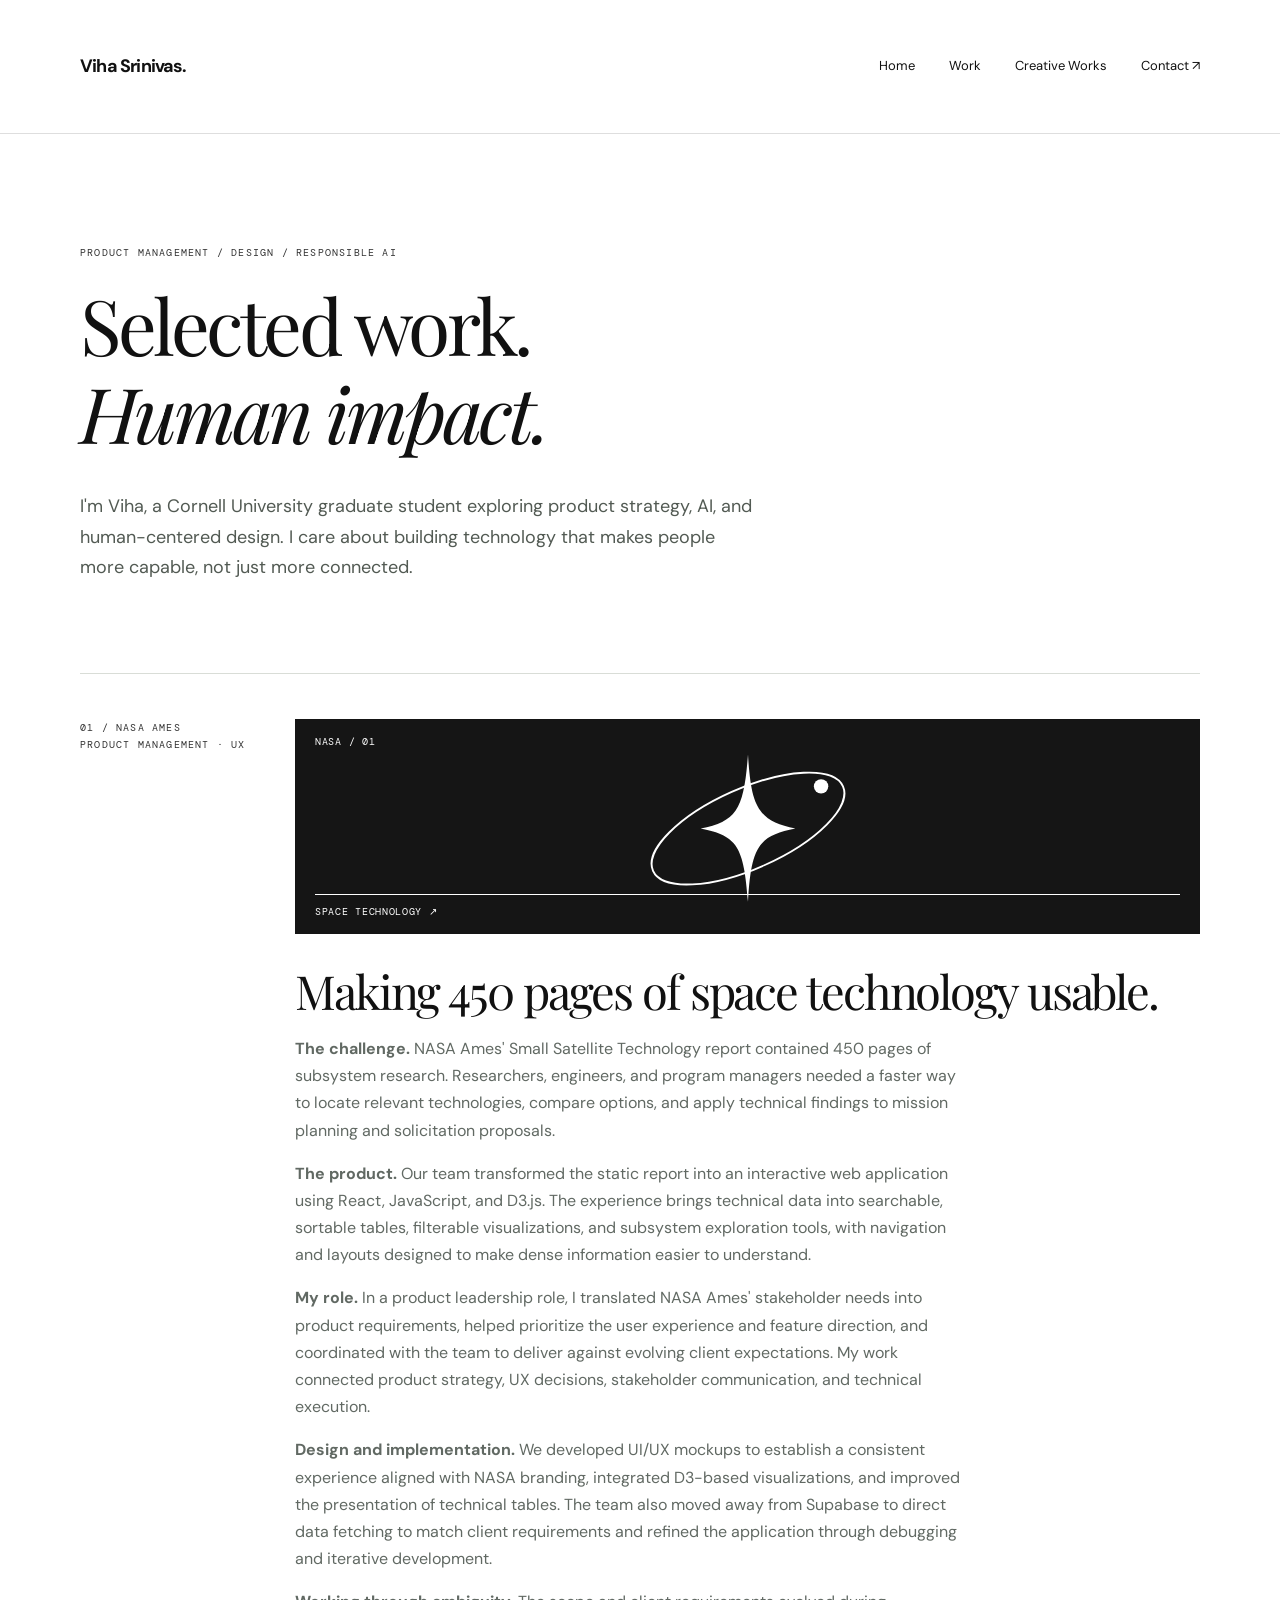
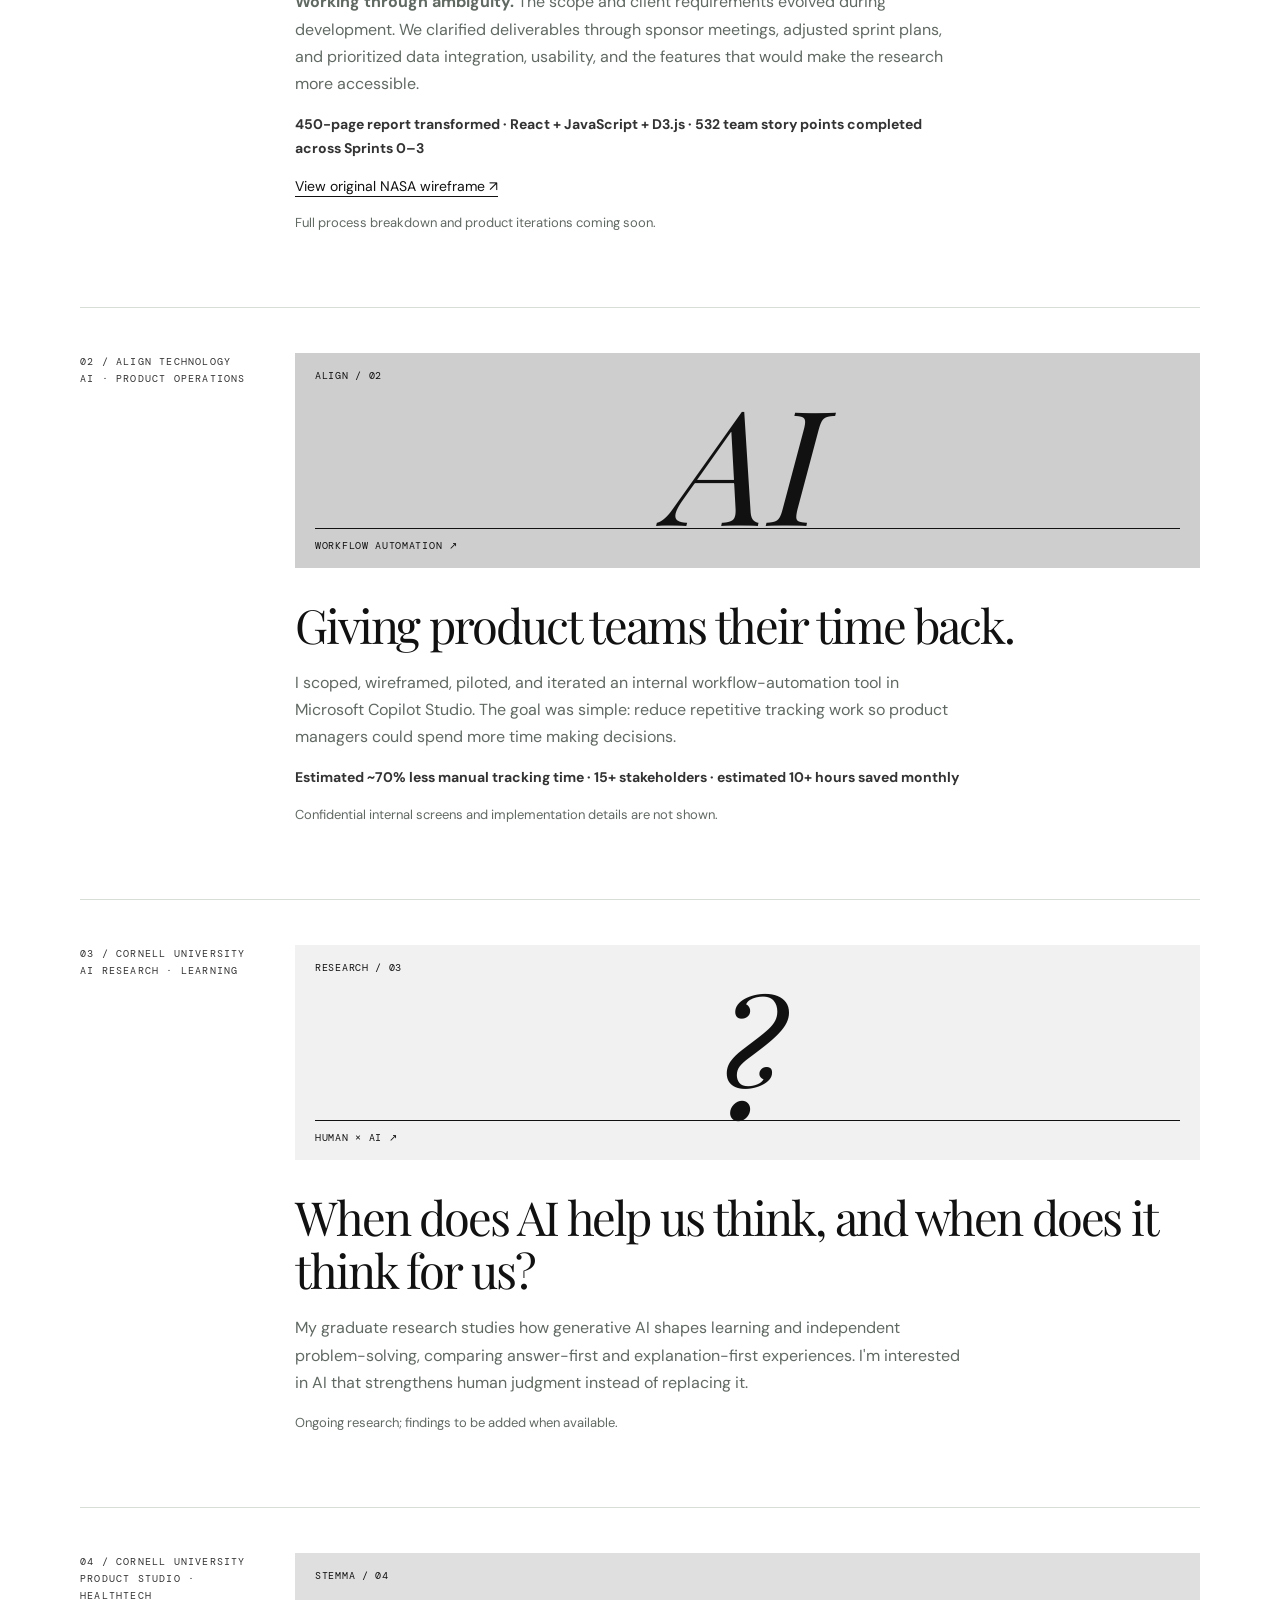
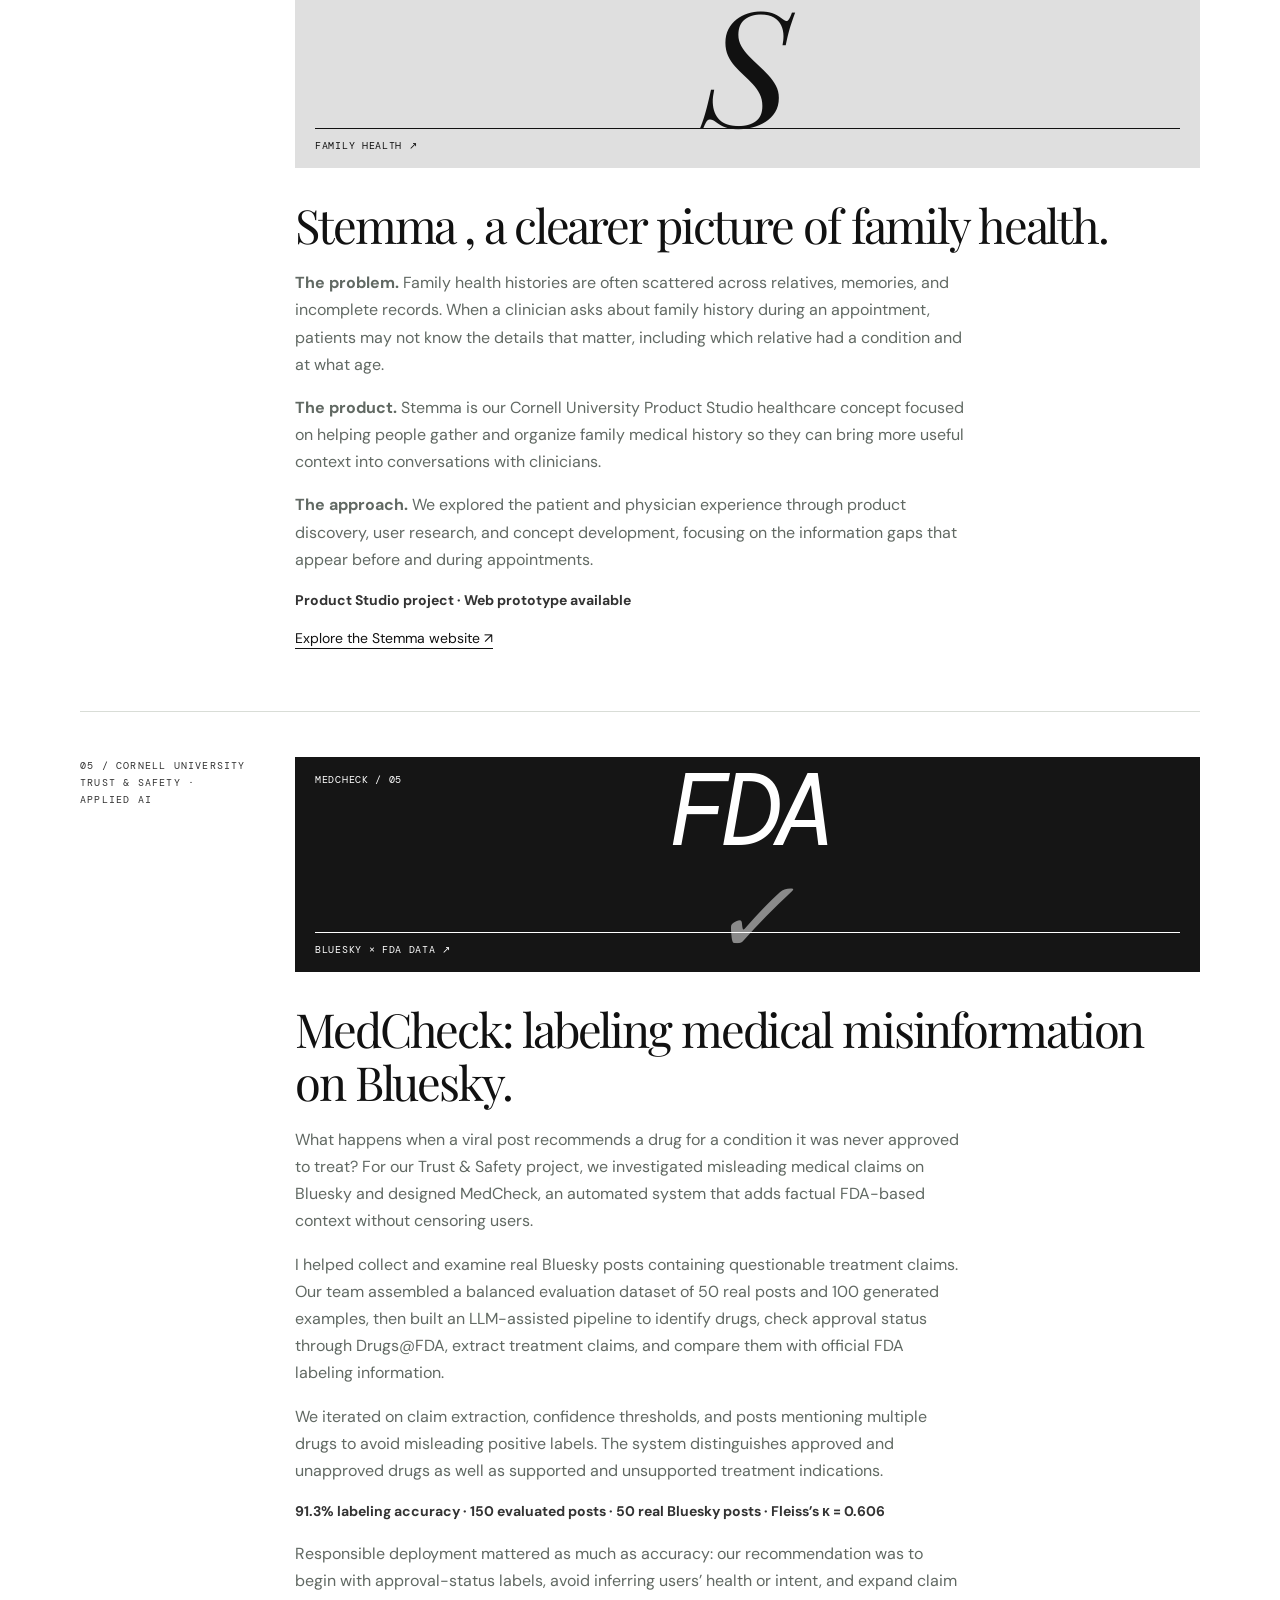
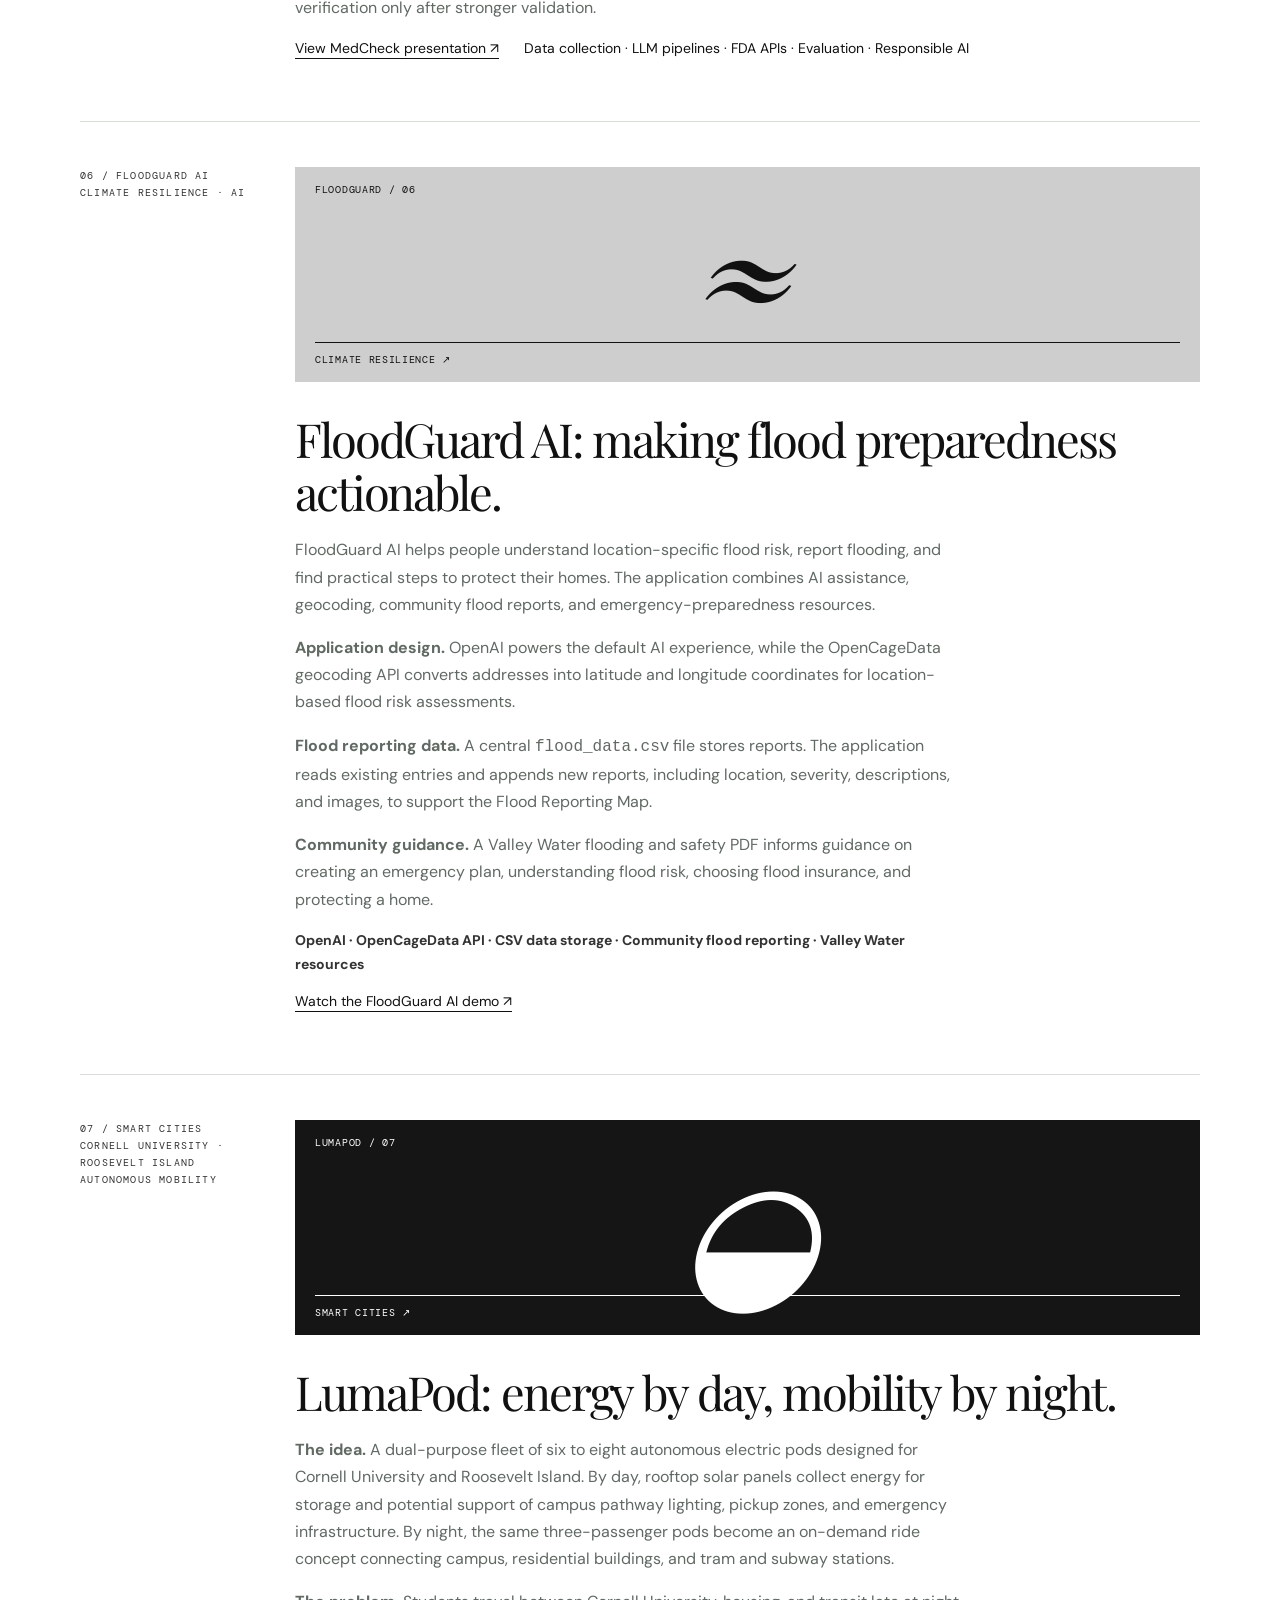
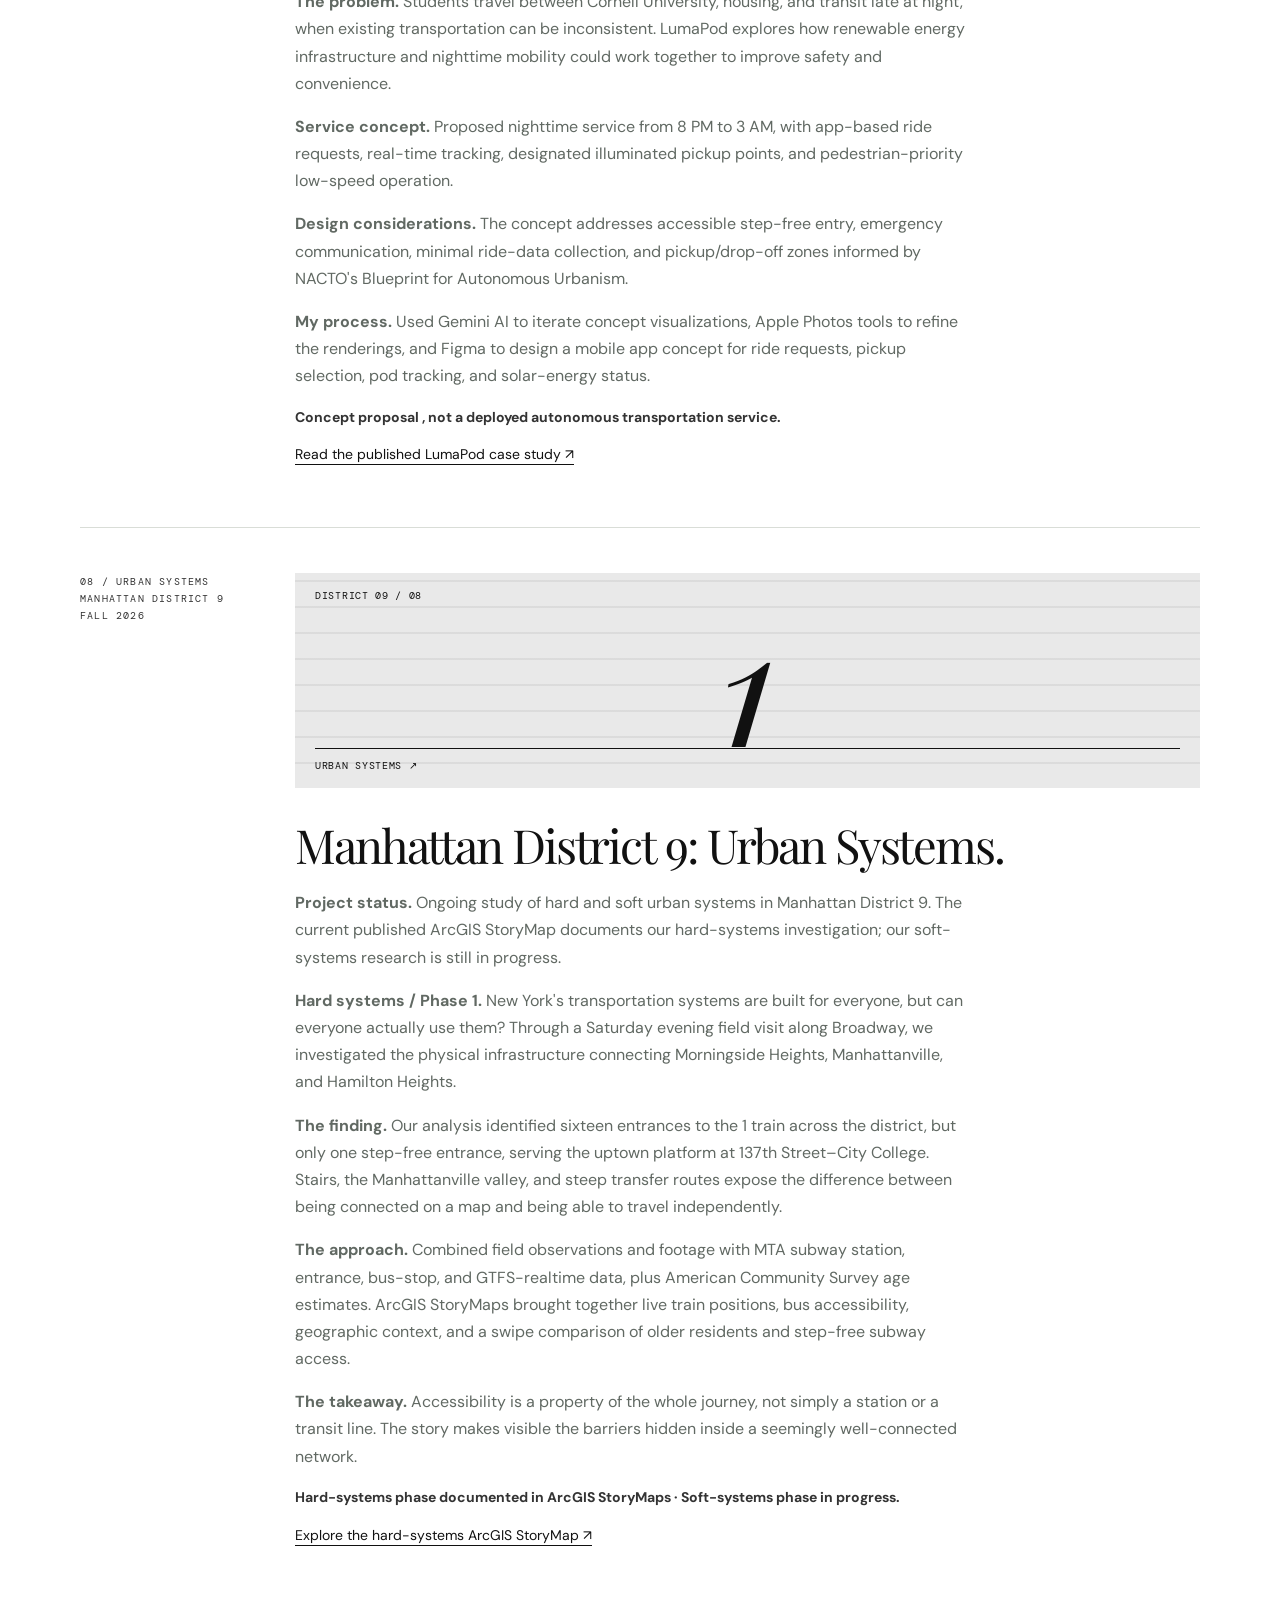
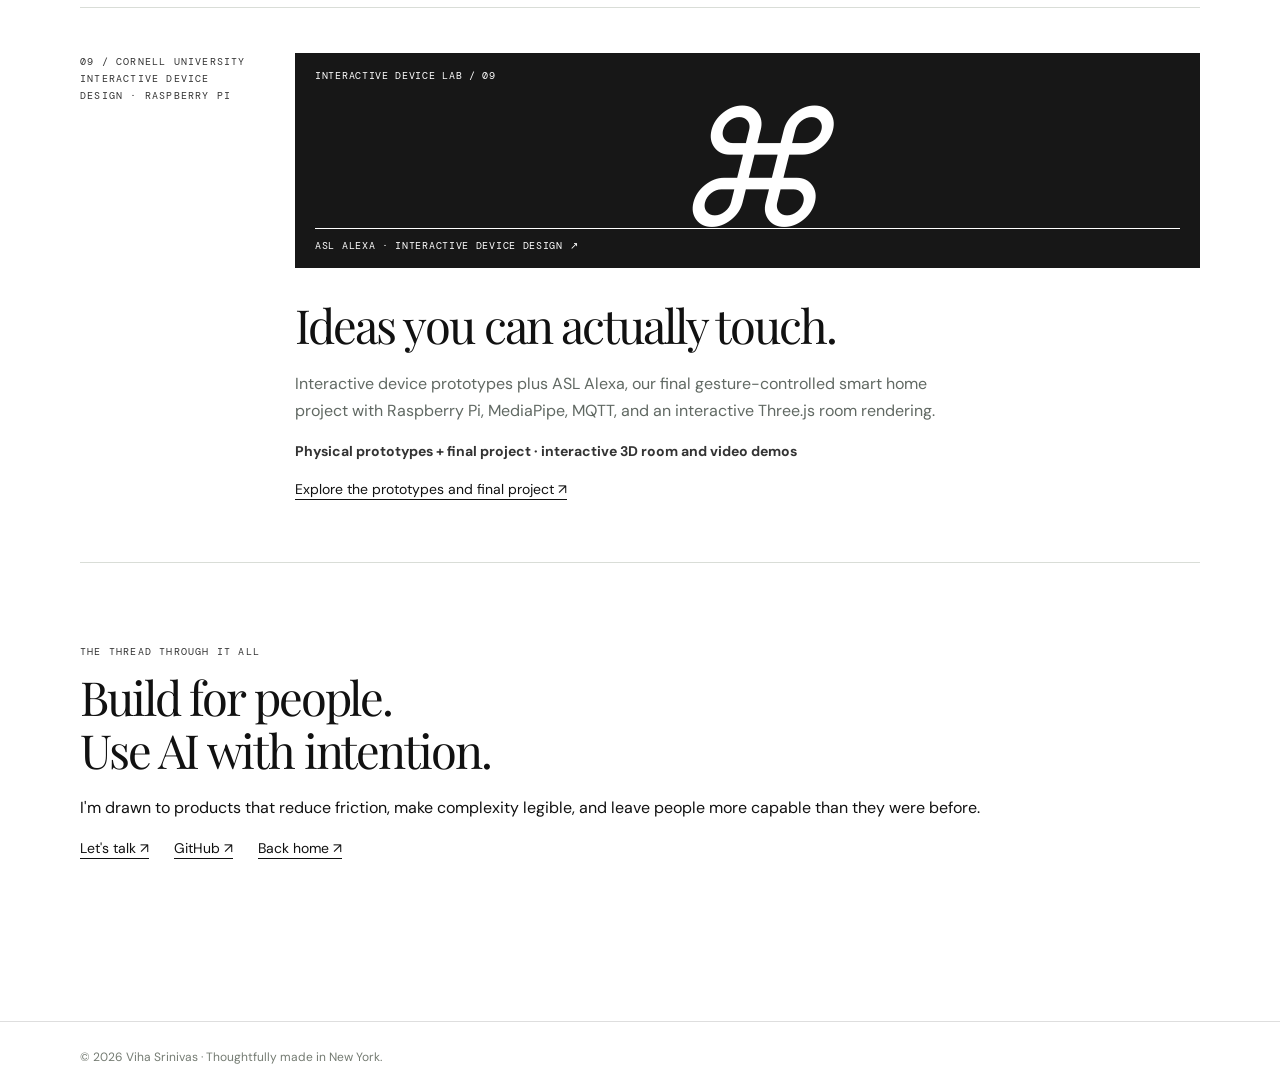
<file: work.html>
<!doctype html><html lang="en"><head><meta charset="utf-8"><meta name="viewport" content="width=device-width,initial-scale=1"><title>Selected Work ,  Viha Srinivas</title><meta name="description" content="Product, human-centered design and AI case studies by Viha Srinivas"><style>@import url("https://fonts.googleapis.com/css2?family=DM+Sans:wght@400;500;600;700&family=DM+Mono&family=Playfair+Display:ital,wght@0,400;1,400&display=swap");*{box-sizing:border-box}html{scroll-behavior:smooth}body{margin:0;background:#faf9f6;color:#222820;font:16px/1.7 Arial,Helvetica,sans-serif}a{color:inherit;text-underline-offset:5px}.wrap{max-width:1050px;margin:auto;padding:0 30px}header{border-bottom:1px solid #dddcd5;padding:25px 0}header .wrap{display:flex;justify-content:space-between;align-items:center}header a{text-decoration:none}nav{display:flex;gap:25px;font-size:13px}.logo{font-size:23px;font-weight:700;letter-spacing:-1px}main{padding-top:105px!important;padding-bottom:90px!important}.eyebrow,.meta{font-size:11px;letter-spacing:.15em;text-transform:uppercase;color:#657166}h1,h2{font-family:Georgia,serif;font-weight:400;letter-spacing:-.045em;line-height:1.13}h1{font-size:clamp(52px,8vw,100px);margin:20px 0 35px}h2{font-size:clamp(30px,4vw,50px);margin:0 0 18px}.lead{font-size:20px;max-width:680px;color:#525a53;margin-bottom:100px}.case{display:grid;grid-template-columns:190px 1fr;gap:40px;border-top:1px solid #d7d9d2;padding:45px 0 60px}.case p{max-width:670px}.result{color:#436149;font-size:14px;font-weight:700}.note{color:#777e75;font-size:13px}.links{display:flex;gap:25px;flex-wrap:wrap;font-size:14px}.ending{border-top:1px solid #d7d9d2;padding:70px 0}footer{border-top:1px solid #dddcd5;padding:25px 0;color:#747b72;font-size:12px}@media(max-width:650px){.wrap{padding-left:20px;padding-right:20px}main{padding-top:60px!important}.lead{margin-bottom:60px}.case{grid-template-columns:1fr;gap:10px}nav{gap:14px}}body{font-family:"DM Sans",Arial,sans-serif;background:#f8f8f5;color:#202421}h1,h2{font-family:"Playfair Display",Georgia,serif}h1{font-size:clamp(46px,6vw,82px);max-width:900px;line-height:1.14}h2{font-size:clamp(29px,3.7vw,47px)}.eyebrow,.meta{font-family:"DM Mono",monospace;font-size:10px;letter-spacing:.12em;color:#526c58}header{border-color:#d9ddd7}header .wrap{min-height:83px;padding-top:0;padding-bottom:0}header .logo{font-family:"DM Sans",Arial,sans-serif;font-size:18px;font-weight:700;letter-spacing:-.045em}header nav{font-family:"DM Sans",Arial,sans-serif;gap:34px;font-size:13px}.wrap{max-width:1120px;width:calc(100% - 72px);padding-left:0;padding-right:0}main{padding-top:100px!important}.lead{font-size:18px;line-height:1.7;margin-bottom:90px}.case{grid-template-columns:170px minmax(0,1fr);gap:45px;border-color:#d9ddd7}.case p{color:#616963}.result{color:#526c58}.ending{border-color:#d9ddd7}footer{border-color:#d9ddd7}@media(max-width:650px){.wrap{width:calc(100% - 40px)}header nav{gap:16px;font-size:12px}main{padding-top:65px!important}.case{grid-template-columns:1fr;gap:12px}h1{font-size:clamp(44px,11vw,65px)}} /* NYC monochrome editorial override */:root{--bg:#fff;--ink:#111;--sub:#565656;--line:#dedede;--accent:#111}html{background:#fff}body{background:#fff!important;color:#111!important}header,footer{background:#fff!important;border-color:#dedede!important}.tag,.eyebrow,.meta,.number,.metric,.result{color:#333!important}h1 em,h2 em,.brand span{color:#111!important}a:hover{color:#555!important}.feature{background:#111!important;color:#fff!important}.feature .tag,.feature p:not(.tag){color:#ddd!important}.feature-art{background:#eaeaea!important;color:#111!important;box-shadow:18px 18px 0 #333!important}.section-intro{background:#f1f1f1!important}.intro-grid p:not(.tag),.editorial-quote{color:#333!important}.work,.about,.section{background:#fff!important}.project:hover{background:#f5f5f5!important}.contact{background:#111!important;color:#fff!important}.contact .tag,.contact .arrow-link{color:#fff!important;border-color:#fff!important}.ending{background:#fff!important}.logo span{color:#111!important}::selection{background:#111;color:#fff}@media(max-width:750px){.feature-art{box-shadow:8px 8px 0 #333!important}}/* Coordinated case study covers */.case-cover{height:215px;background:#e6e6e6;color:#111;margin:0 0 30px;padding:16px 20px;display:flex;flex-direction:column;justify-content:space-between;position:relative;overflow:hidden}.case-cover-label,.case-cover-foot{position:relative;z-index:1;font:10px 'DM Mono',monospace;letter-spacing:.07em}.case-cover-foot{border-top:1px solid currentColor;padding-top:10px}.case-cover-mark{position:absolute;inset:0;display:grid;place-items:center;font:italic 160px/1 'Playfair Display',Georgia,serif}.case-cover-nasa,.case-cover-medcheck,.case-cover-smart-cities{background:#151515;color:white}.case-cover-align,.case-cover-floodguard{background:#cecece}.case-cover-urban-systems{background:repeating-linear-gradient(0deg,#e9e9e9,#e9e9e9 24px,#cecece 25px,#e9e9e9 26px)}.case-cover-research{background:#f1f1f1}.case-cover-clinical{background:#dfdfdf}@media(max-width:650px){.case-cover{height:180px}.case-cover-mark{font-size:125px}}.case-cover-nasa .orbit-symbol{width:260px;max-width:75%;height:175px}.case-cover-nasa .case-cover-mark{line-height:normal}</style></head><body><header><div class="wrap"><a class="logo" href="/">Viha Srinivas<span style="color:#758a77">.</span></a><nav aria-label="Primary"><a href="/">Home</a><a href="#work">Work</a><a href="creative.html">Creative Works</a><a href="mailto:vs544@cornell.edu">Contact ↗</a></nav></div></header><main class="wrap"><p class="eyebrow">Product management / Design / Responsible AI</p><h1>Selected work.<br><em>Human impact.</em></h1><p class="lead">I'm Viha, a Cornell University graduate student exploring product strategy, AI, and human-centered design. I care about building technology that makes people more capable, not just more connected.</p><section id="work"><article class="case" id="nasa"><div class="meta">01 / NASA Ames<br>Product Management · UX</div><div><div class="case-cover case-cover-nasa" aria-hidden="true"><span class="case-cover-label">NASA / 01</span><span class="case-cover-mark"><svg class="orbit-symbol" viewBox="0 0 240 170" aria-hidden="true"><ellipse cx="120" cy="87" rx="101" ry="39" transform="rotate(-24 120 87)" fill="none" stroke="currentColor" stroke-width="1.8"/><circle cx="191" cy="46" r="7" fill="currentColor"/><path d="M120 15 C123 67 130 79 166 87 C130 94 123 105 120 158 C116 105 110 94 74 87 C110 80 116 67 120 15Z" fill="currentColor"/></svg></span><span class="case-cover-foot">SPACE TECHNOLOGY ↗</span></div><h2>Making 450 pages of space technology usable.</h2><p><strong>The challenge.</strong> NASA Ames' Small Satellite Technology report contained 450 pages of subsystem research. Researchers, engineers, and program managers needed a faster way to locate relevant technologies, compare options, and apply technical findings to mission planning and solicitation proposals.</p><p><strong>The product.</strong> Our team transformed the static report into an interactive web application using React, JavaScript, and D3.js. The experience brings technical data into searchable, sortable tables, filterable visualizations, and subsystem exploration tools, with navigation and layouts designed to make dense information easier to understand.</p><p><strong>My role.</strong> In a product leadership role, I translated NASA Ames' stakeholder needs into product requirements, helped prioritize the user experience and feature direction, and coordinated with the team to deliver against evolving client expectations. My work connected product strategy, UX decisions, stakeholder communication, and technical execution.</p><p><strong>Design and implementation.</strong> We developed UI/UX mockups to establish a consistent experience aligned with NASA branding, integrated D3-based visualizations, and improved the presentation of technical tables. The team also moved away from Supabase to direct data fetching to match client requirements and refined the application through debugging and iterative development.</p><p><strong>Working through ambiguity.</strong> The scope and client requirements evolved during development. We clarified deliverables through sponsor meetings, adjusted sprint plans, and prioritized data integration, usability, and the features that would make the research more accessible.</p><p class="result">450-page report transformed · React + JavaScript + D3.js · 532 team story points completed across Sprints 0–3</p><div class="links"><a href="https://www.canva.com/design/DAHYqn4z6wI/qMMwTychmiZN29ACqeBZMA/edit" target="_blank" rel="noopener">View original NASA wireframe ↗</a></div><p class="note">Full process breakdown and product iterations coming soon.</p></div></article><article class="case" id="align"><div class="meta">02 / Align Technology<br>AI · Product operations</div><div><div class="case-cover case-cover-align" aria-hidden="true"><span class="case-cover-label">ALIGN / 02</span><span class="case-cover-mark">AI</span><span class="case-cover-foot">WORKFLOW AUTOMATION ↗</span></div><h2>Giving product teams their time back.</h2><p>I scoped, wireframed, piloted, and iterated an internal workflow-automation tool in Microsoft Copilot Studio. The goal was simple: reduce repetitive tracking work so product managers could spend more time making decisions.</p><p class="result">Estimated ~70% less manual tracking time · 15+ stakeholders · estimated 10+ hours saved monthly</p><p class="note">Confidential internal screens and implementation details are not shown.</p></div></article><article class="case" id="research"><div class="meta">03 / Cornell University<br>AI research · Learning</div><div><div class="case-cover case-cover-research" aria-hidden="true"><span class="case-cover-label">RESEARCH / 03</span><span class="case-cover-mark">?</span><span class="case-cover-foot">HUMAN × AI ↗</span></div><h2>When does AI help us think, and when does it think for us?</h2><p>My graduate research studies how generative AI shapes learning and independent problem-solving, comparing answer-first and explanation-first experiences. I'm interested in AI that strengthens human judgment instead of replacing it.</p><p class="note">Ongoing research; findings to be added when available.</p></div></article><article class="case" id="clinical"><div class="meta">04 / Cornell University<br>Product Studio · Healthtech</div><div><div class="case-cover case-cover-clinical" aria-hidden="true"><span class="case-cover-label">STEMMA / 04</span><span class="case-cover-mark">S</span><span class="case-cover-foot">FAMILY HEALTH ↗</span></div><h2>Stemma ,  a clearer picture of family health.</h2><p><strong>The problem.</strong> Family health histories are often scattered across relatives, memories, and incomplete records. When a clinician asks about family history during an appointment, patients may not know the details that matter, including which relative had a condition and at what age.</p><p><strong>The product.</strong> Stemma is our Cornell University Product Studio healthcare concept focused on helping people gather and organize family medical history so they can bring more useful context into conversations with clinicians.</p><p><strong>The approach.</strong> We explored the patient and physician experience through product discovery, user research, and concept development, focusing on the information gaps that appear before and during appointments.</p><p class="result">Product Studio project · Web prototype available</p><div class="links"><a href="https://stemmahealth.vercel.app/" target="_blank" rel="noopener">Explore the Stemma website ↗</a></div></div></article><article class="case" id="medcheck"><div class="meta">05 / Cornell University<br>Trust &amp; Safety · Applied AI</div><div><div class="case-cover case-cover-medcheck" aria-hidden="true"><span class="case-cover-label">MEDCHECK / 05</span><span class="case-cover-mark" style="font-family:'DM Mono',monospace;font-size:clamp(42px,8vw,110px);letter-spacing:-.08em">FDA<span style="opacity:.5">✓</span></span><span class="case-cover-foot">BLUESKY × FDA DATA ↗</span></div><h2>MedCheck: labeling medical misinformation on Bluesky.</h2><p>What happens when a viral post recommends a drug for a condition it was never approved to treat? For our Trust &amp; Safety project, we investigated misleading medical claims on Bluesky and designed MedCheck, an automated system that adds factual FDA-based context without censoring users.</p><p>I helped collect and examine real Bluesky posts containing questionable treatment claims. Our team assembled a balanced evaluation dataset of 50 real posts and 100 generated examples, then built an LLM-assisted pipeline to identify drugs, check approval status through Drugs@FDA, extract treatment claims, and compare them with official FDA labeling information.</p><p>We iterated on claim extraction, confidence thresholds, and posts mentioning multiple drugs to avoid misleading positive labels. The system distinguishes approved and unapproved drugs as well as supported and unsupported treatment indications.</p><p class="result">91.3% labeling accuracy · 150 evaluated posts · 50 real Bluesky posts · Fleiss’s κ = 0.606</p><p>Responsible deployment mattered as much as accuracy: our recommendation was to begin with approval-status labels, avoid inferring users’ health or intent, and expand claim verification only after stronger validation.</p><div class="links"><a href="https://www.canva.com/d/nlPmrkd55SS_fXb" target="_blank" rel="noopener">View MedCheck presentation ↗</a><span>Data collection · LLM pipelines · FDA APIs · Evaluation · Responsible AI</span></div></div></article><article class="case" id="floodguard"><div class="meta">06 / FloodGuard AI<br>Climate resilience · AI</div><div><div class="case-cover case-cover-floodguard" aria-hidden="true"><span class="case-cover-label">FLOODGUARD / 06</span><span class="case-cover-mark">≈</span><span class="case-cover-foot">CLIMATE RESILIENCE ↗</span></div><h2>FloodGuard AI: making flood preparedness actionable.</h2><p>FloodGuard AI helps people understand location-specific flood risk, report flooding, and find practical steps to protect their homes. The application combines AI assistance, geocoding, community flood reports, and emergency-preparedness resources.</p><p><strong>Application design.</strong> OpenAI powers the default AI experience, while the OpenCageData geocoding API converts addresses into latitude and longitude coordinates for location-based flood risk assessments.</p><p><strong>Flood reporting data.</strong> A central <code>flood_data.csv</code> file stores reports. The application reads existing entries and appends new reports, including location, severity, descriptions, and images, to support the Flood Reporting Map.</p><p><strong>Community guidance.</strong> A Valley Water flooding and safety PDF informs guidance on creating an emergency plan, understanding flood risk, choosing flood insurance, and protecting a home.</p><p class="result">OpenAI · OpenCageData API · CSV data storage · Community flood reporting · Valley Water resources</p><div class="links"><a href="https://www.youtube.com/watch?v=wDSLVaIFUTQ" target="_blank" rel="noopener noreferrer">Watch the FloodGuard AI demo ↗</a></div></div></article><article class="case" id="smart-cities"><div class="meta">07 / Smart Cities<br>Cornell University · Roosevelt Island<br>Autonomous mobility</div><div><div class="case-cover case-cover-smart-cities" aria-hidden="true"><span class="case-cover-label">LUMAPOD / 07</span><span class="case-cover-mark">◒</span><span class="case-cover-foot">SMART CITIES ↗</span></div><h2>LumaPod: energy by day, mobility by night.</h2><p><strong>The idea.</strong> A dual-purpose fleet of six to eight autonomous electric pods designed for Cornell University and Roosevelt Island. By day, rooftop solar panels collect energy for storage and potential support of campus pathway lighting, pickup zones, and emergency infrastructure. By night, the same three-passenger pods become an on-demand ride concept connecting campus, residential buildings, and tram and subway stations.</p><p><strong>The problem.</strong> Students travel between Cornell University, housing, and transit late at night, when existing transportation can be inconsistent. LumaPod explores how renewable energy infrastructure and nighttime mobility could work together to improve safety and convenience.</p><p><strong>Service concept.</strong> Proposed nighttime service from 8 PM to 3 AM, with app-based ride requests, real-time tracking, designated illuminated pickup points, and pedestrian-priority low-speed operation.</p><p><strong>Design considerations.</strong> The concept addresses accessible step-free entry, emergency communication, minimal ride-data collection, and pickup/drop-off zones informed by NACTO's Blueprint for Autonomous Urbanism.</p><p><strong>My process.</strong> Used Gemini AI to iterate concept visualizations, Apple Photos tools to refine the renderings, and Figma to design a mobile app concept for ride requests, pickup selection, pod tracking, and solar-energy status.</p><p class="result">Concept proposal ,  not a deployed autonomous transportation service.</p><div class="links"><a href="https://robotisland.urbantech.info/case-studies/lumapod-safety/" target="_blank" rel="noopener">Read the published LumaPod case study ↗</a></div></div></article>
<article class="case" id="urban-systems"><div class="meta">08 / Urban Systems<br>Manhattan District 9<br>Fall 2026</div><div><div class="case-cover case-cover-urban-systems" aria-hidden="true"><span class="case-cover-label">DISTRICT 09 / 08</span><span class="case-cover-mark">1</span><span class="case-cover-foot">URBAN SYSTEMS ↗</span></div><h2>Manhattan District 9: Urban Systems.</h2><p><strong>Project status.</strong> Ongoing study of hard and soft urban systems in Manhattan District 9. The current published ArcGIS StoryMap documents our hard-systems investigation; our soft-systems research is still in progress.</p><p><strong>Hard systems / Phase 1.</strong> New York's transportation systems are built for everyone, but can everyone actually use them? Through a Saturday evening field visit along Broadway, we investigated the physical infrastructure connecting Morningside Heights, Manhattanville, and Hamilton Heights.</p><p><strong>The finding.</strong> Our analysis identified sixteen entrances to the 1 train across the district, but only one step-free entrance, serving the uptown platform at 137th Street–City College. Stairs, the Manhattanville valley, and steep transfer routes expose the difference between being connected on a map and being able to travel independently.</p><p><strong>The approach.</strong> Combined field observations and footage with MTA subway station, entrance, bus-stop, and GTFS-realtime data, plus American Community Survey age estimates. ArcGIS StoryMaps brought together live train positions, bus accessibility, geographic context, and a swipe comparison of older residents and step-free subway access.</p><p><strong>The takeaway.</strong> Accessibility is a property of the whole journey, not simply a station or a transit line. The story makes visible the barriers hidden inside a seemingly well-connected network.</p><p class="result">Hard-systems phase documented in ArcGIS StoryMaps · Soft-systems phase in progress.</p><div class="links"><a href="https://storymaps.arcgis.com/stories/11e175af0b374ab582f8c7c2614af3b7" target="_blank" rel="noopener">Explore the hard-systems ArcGIS StoryMap ↗</a></div></div></article><article class="case" id="interactive-labs"><div class="meta">09 / Cornell University<br>Interactive Device Design · Raspberry Pi</div><div><div class="case-cover" style="background:#171717;color:#fff" aria-hidden="true"><span class="case-cover-label">INTERACTIVE DEVICE LAB / 09</span><span class="case-cover-mark">⌘</span><span class="case-cover-foot">ASL ALEXA · INTERACTIVE DEVICE DESIGN ↗</span></div><h2>Ideas you can actually touch.</h2><p>Interactive device prototypes plus ASL Alexa, our final gesture-controlled smart home project with Raspberry Pi, MediaPipe, MQTT, and an interactive Three.js room rendering.</p><p class="result">Physical prototypes + final project · interactive 3D room and video demos</p><div class="links"><a href="interactive-labs.html">Explore the prototypes and final project ↗</a></div></div></article></section><section class="ending"><p class="eyebrow">The thread through it all</p><h2>Build for people.<br>Use AI with intention.</h2><p>I'm drawn to products that reduce friction, make complexity legible, and leave people more capable than they were before.</p><div class="links"><a href="mailto:vs544@cornell.edu">Let's talk ↗</a><a href="https://github.com/vihasrin">GitHub ↗</a><a href="/">Back home ↗</a></div></section></main><footer><div class="wrap">© 2026 Viha Srinivas · Thoughtfully made in New York.</div></footer></body></html>
</file>
